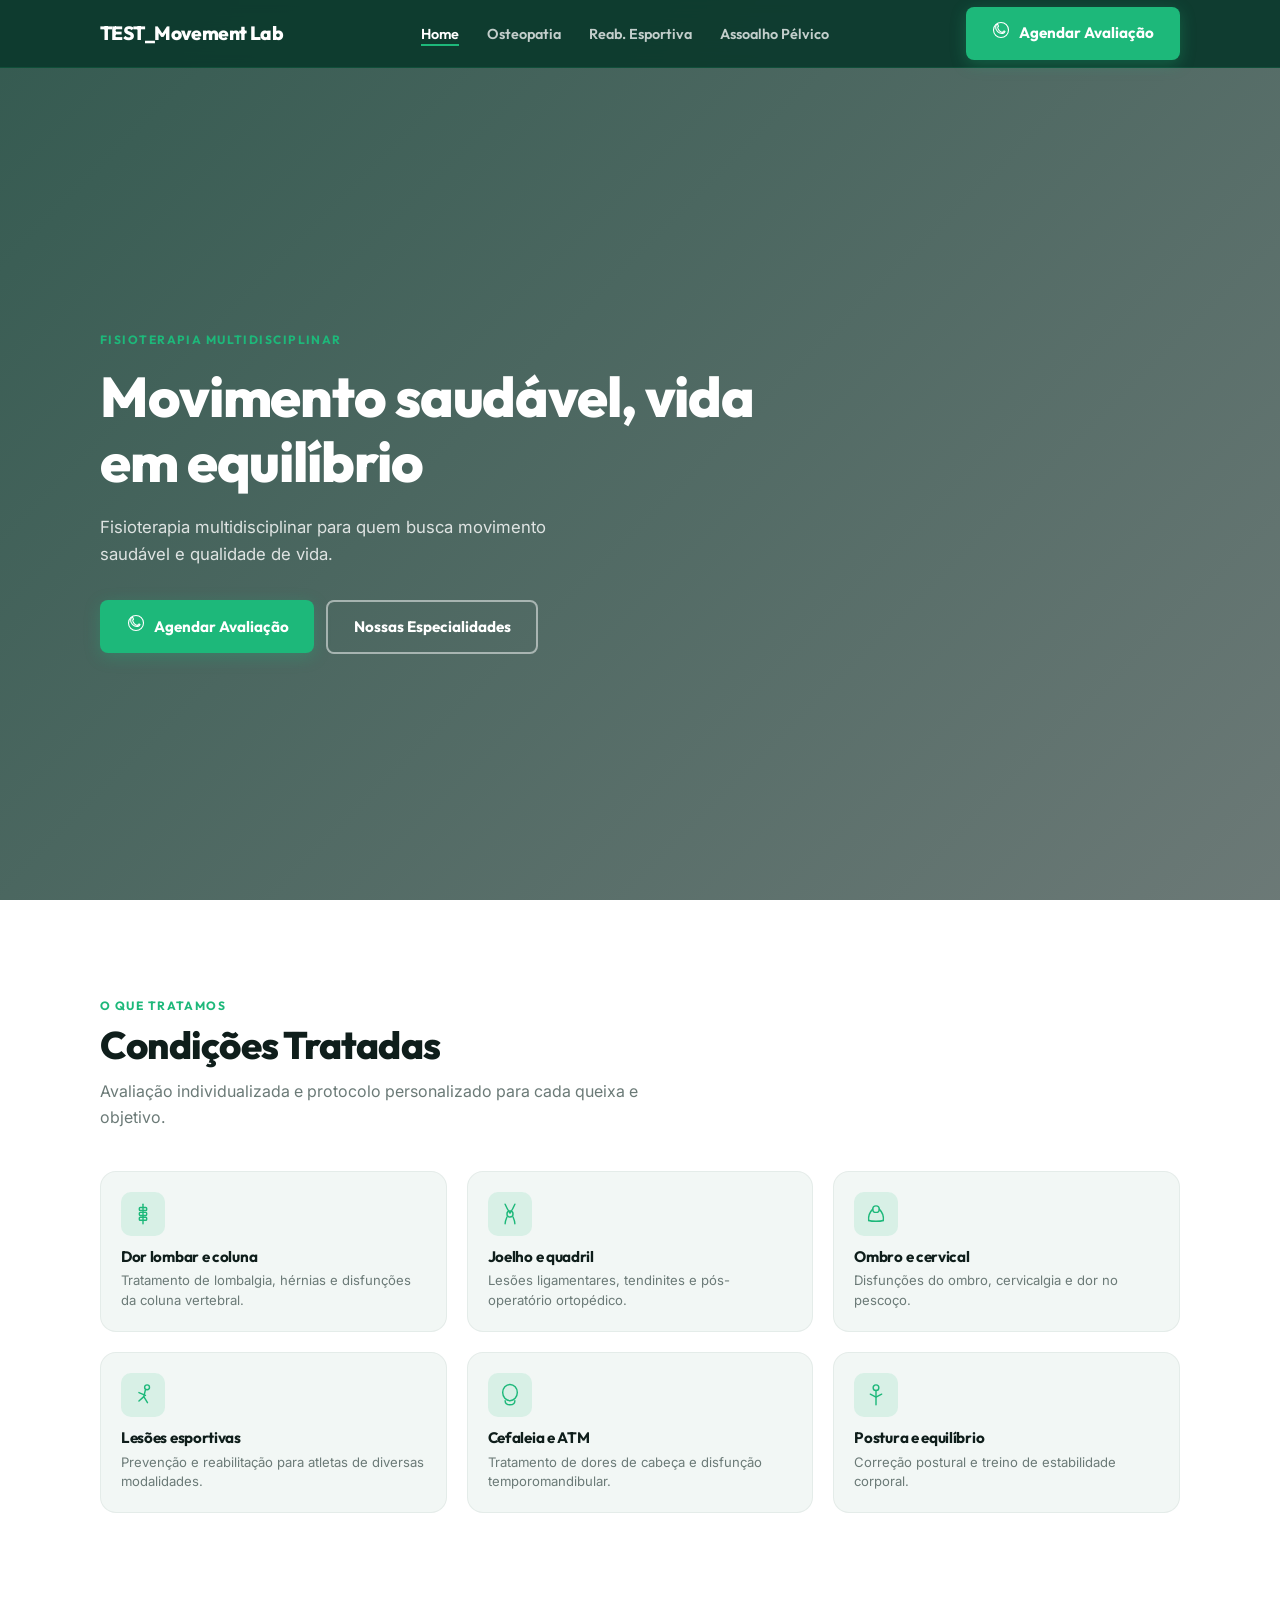
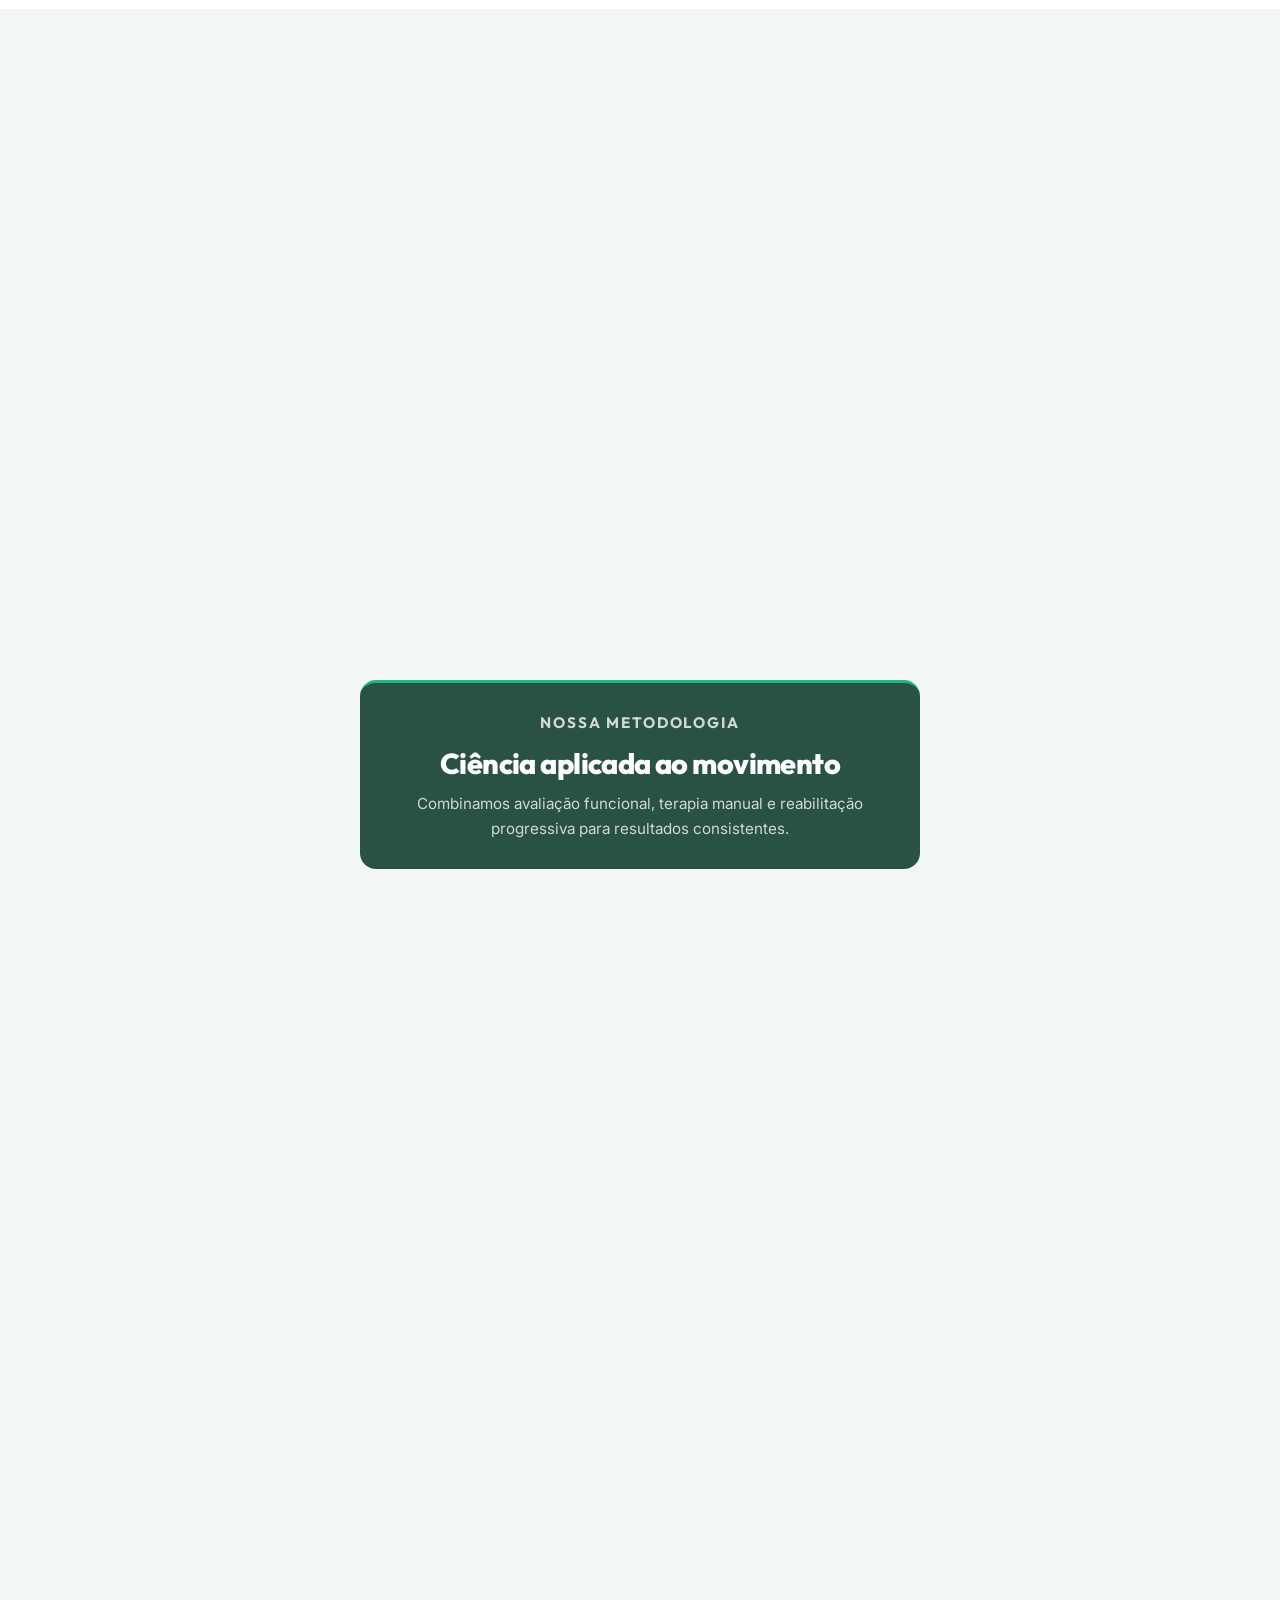
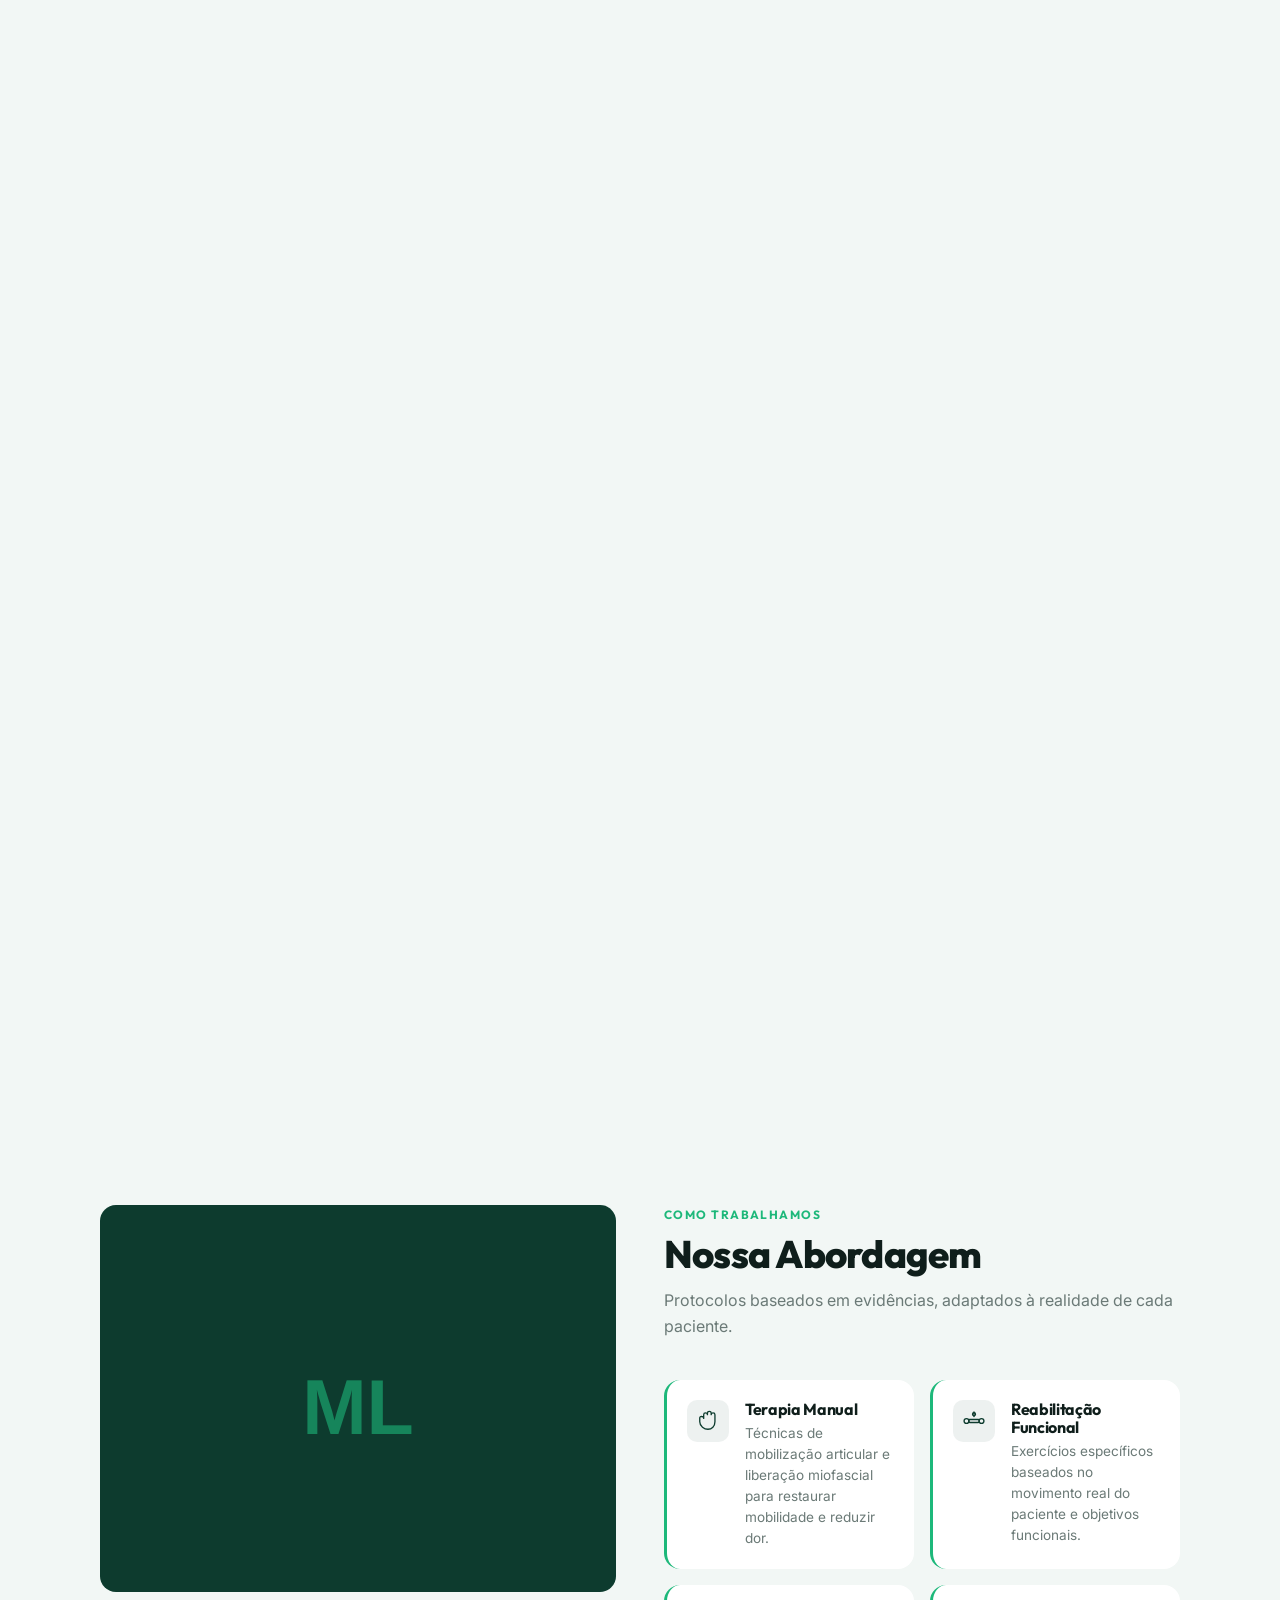
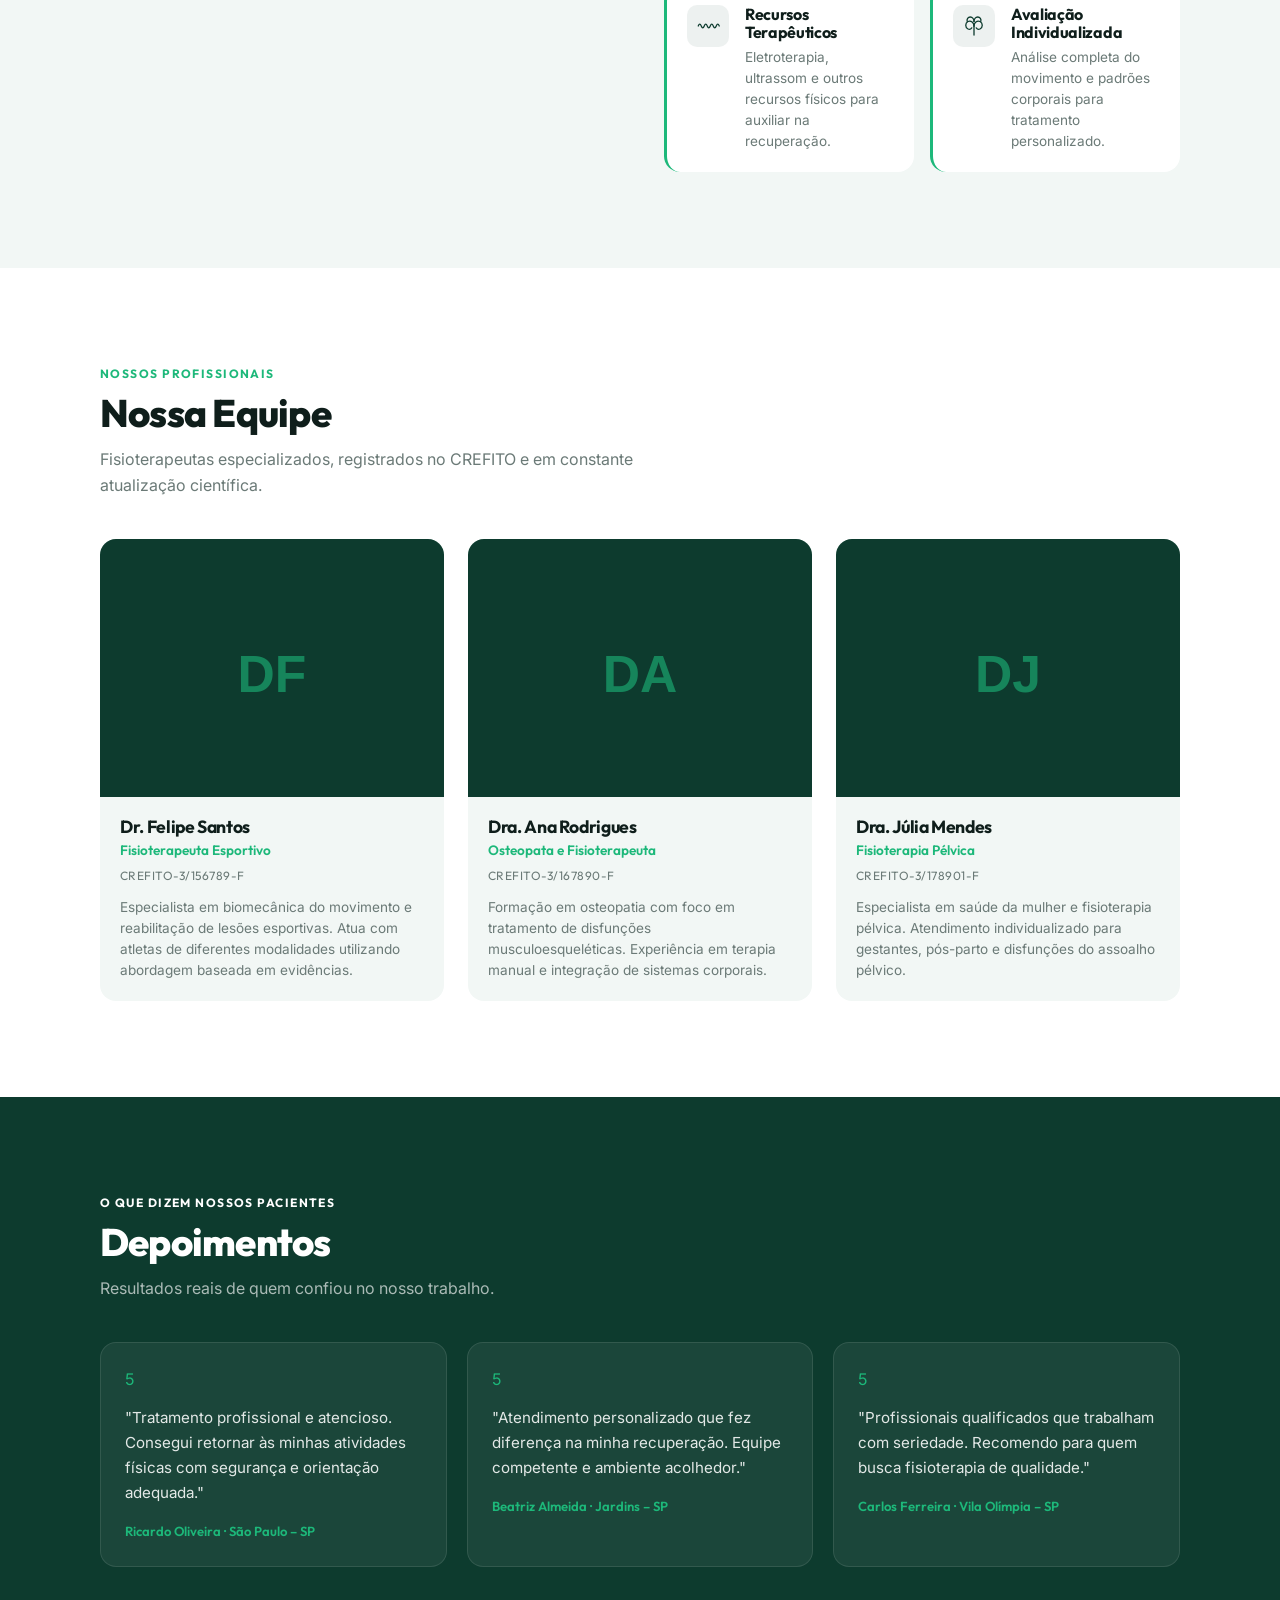
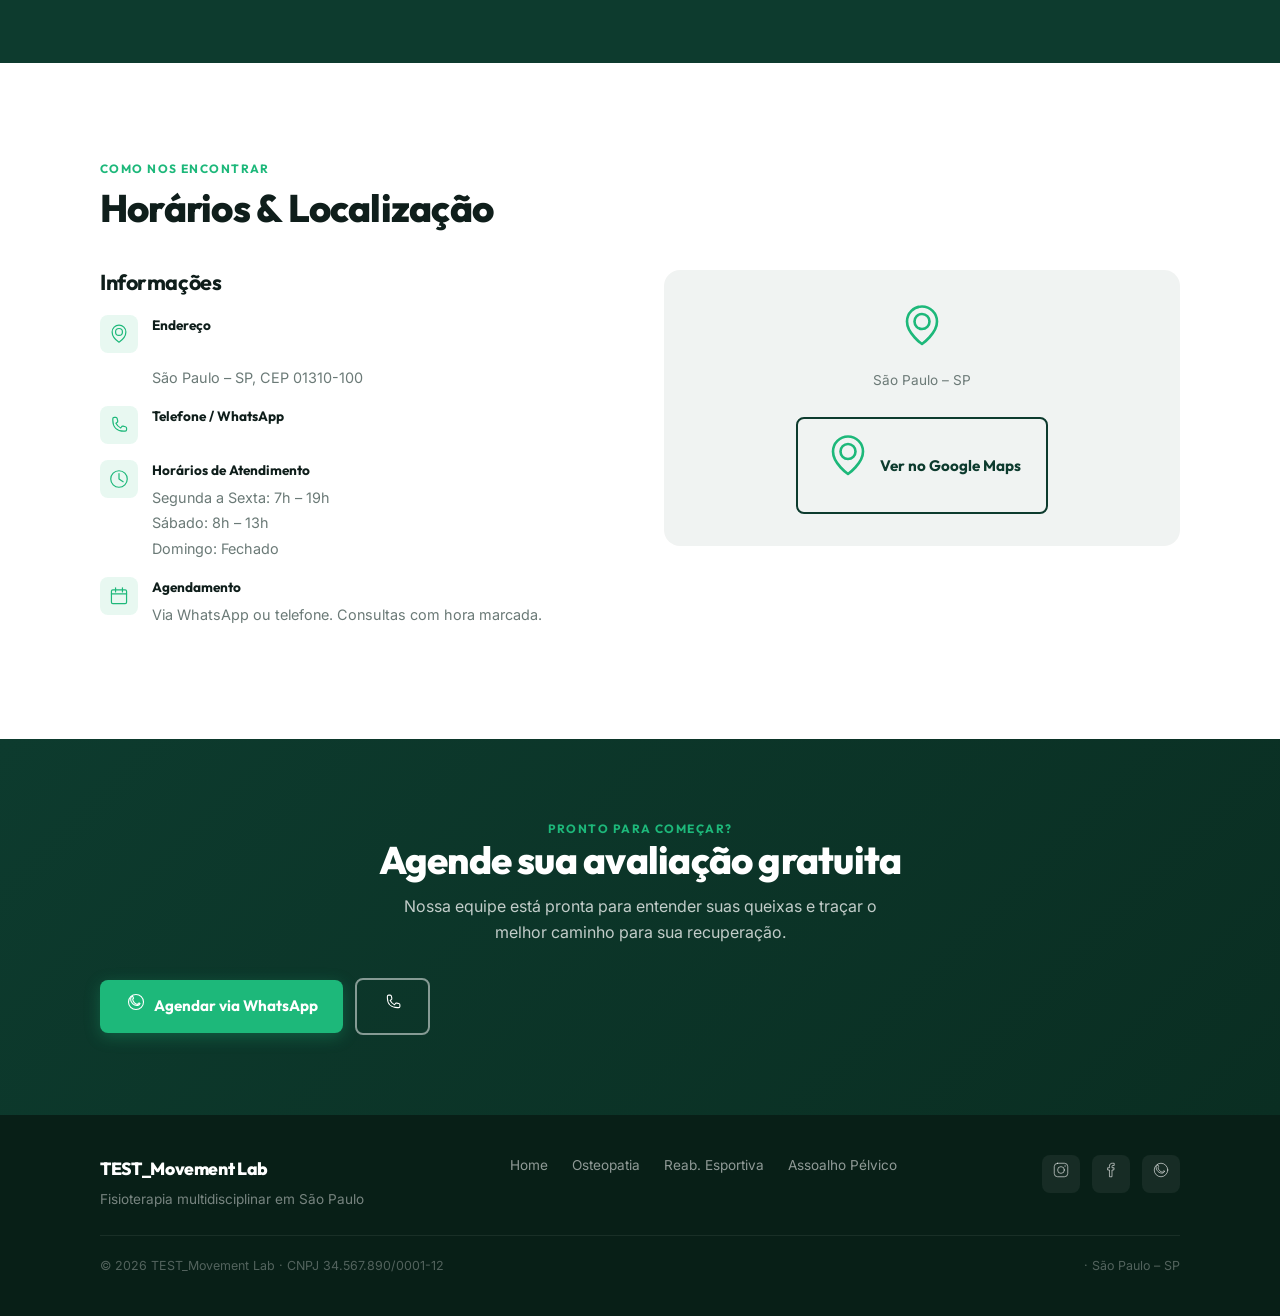
<file: index.html>
<!DOCTYPE html>
<html lang="pt-BR">
<head>
  <meta charset="UTF-8">
  <meta name="viewport" content="width=device-width, initial-scale=1.0">
  <title>Movement Lab – Fisioterapia Multidisciplinar em São Paulo</title>
  <meta name="description" content="Fisioterapia multidisciplinar em São Paulo. Especialidades em reabilitação esportiva, osteopatia e saúde pélvica.">
  <meta name="robots" content="index, follow">
  <link rel="canonical" href="https://movementlab.com.br/">

  <!-- Open Graph -->
  <meta property="og:type" content="website">
  <meta property="og:locale" content="pt_BR">
  <meta property="og:title" content="Movement Lab – Fisioterapia Multidisciplinar em São Paulo">
  <meta property="og:description" content="Fisioterapia multidisciplinar em São Paulo. Especialidades em reabilitação esportiva, osteopatia e saúde pélvica.">
  <meta property="og:image" content="assets/og.jpg">
  <meta property="og:url" content="https://movementlab.com.br/">

  <!-- Favicon -->
  <link rel="icon" type="image/png" href="assets/favicon.png">

  <!-- Fonts -->
  <link rel="preconnect" href="https://fonts.googleapis.com">
  <link rel="preconnect" href="https://fonts.gstatic.com" crossorigin>
  <link href="https://fonts.googleapis.com/css2?family=Outfit:wght@700;800&family=Inter:wght@400;500&display=swap" rel="stylesheet">

  <link rel="stylesheet" href="style.css">

  <!-- Schema.org -->
  <script type="application/ld+json">
  {
    "@context": "https://schema.org",
    "@type": "PhysicalTherapy",
    "name": "TEST_Movement Lab",
    "description": "Fisioterapia multidisciplinar em São Paulo. Especialidades em reabilitação esportiva, osteopatia e saúde pélvica.",
    "url": "https://movementlab.com.br",
    "telephone": "",
    "address": {
      "@type": "PostalAddress",
      "streetAddress": "",
      "addressLocality": "São Paulo",
      "addressRegion": "SP",
      "postalCode": "01310-100",
      "addressCountry": "BR"
    }
  }
  </script>
<script>window.__imgFallback=function(img,label){img.onerror=null;img.alt=label||'';img.style.cssText='background:#e5e7eb;min-height:40px';img.src='data:image/svg+xml,%3Csvg xmlns%3D%22http%3A%2F%2Fwww.w3.org%2F2000%2Fsvg%22 viewBox%3D%220 0 1 1%22%3E%3C%2Fsvg%3E';};</script>
</head>
<body>

<!-- ============================================================
     NAVBAR
     ============================================================ -->
<nav id="nav" aria-label="Navegação principal">
  <div class="container">
    <a href="index.html" class="nav-logo" aria-label="TEST_Movement Lab — página inicial">
      TEST_Movement Lab
    </a>

    <ul class="nav-links" role="list">
      <li><a href="index.html" class="nav-active">Home</a></li>
      <li><a href="osteopatia.html">Osteopatia</a></li>
      <li><a href="reabilitacao-esportiva.html">Reab. Esportiva</a></li>
      <li><a href="assoalho-pelvico.html">Assoalho Pélvico</a></li>
    </ul>

    <a href="https://wa.me/5511976543210?text=Olá!%20Gostaria%20de%20agendar%20uma%20avaliação." class="btn btn-primary nav-cta" target="_blank" rel="noopener" aria-label="Agendar avaliação via WhatsApp">
      <span data-icon="whatsapp"></span>
      Agendar Avaliação
    </a>

    <button id="nav-toggle" class="nav-toggle" aria-label="Abrir menu" aria-expanded="false" aria-controls="nav-mobile">
      <span></span>
      <span></span>
      <span></span>
    </button>
  </div>
</nav>

<!-- Mobile menu -->
<nav id="nav-mobile" class="nav-mobile" aria-label="Menu mobile">
  <a href="index.html" class="nav-active">Home</a>
  <a href="osteopatia.html">Osteopatia</a>
  <a href="reabilitacao-esportiva.html">Reabilitação Esportiva</a>
  <a href="assoalho-pelvico.html">Assoalho Pélvico</a>
  <a href="https://wa.me/5511976543210?text=Olá!%20Gostaria%20de%20agendar%20uma%20avaliação." class="btn btn-primary" target="_blank" rel="noopener">
    <span data-icon="whatsapp"></span>
    Agendar Avaliação
  </a>
</nav>

<!-- ============================================================
     HERO
     ============================================================ -->
<section id="hero" aria-labelledby="hero-heading">
  <div class="hero-bg" aria-hidden="true">
    <div class="img-fallback">
      <img
        id="hero-parallax"
        src="https://8ispuxmgjxgu2r5q.public.blob.vercel-storage.com/stock-photos/fisioterapisti/hero/fisioterapisti-hero-03.webp"
        alt="Fisioterapeuta em atendimento — TEST_Movement Lab"
        loading="eager"
        fetchpriority="high"
        onerror="window.__imgFallback(this,'Movement Lab')"
      >
    </div>
    <div class="hero-overlay"></div>
  </div>

  <div class="container">
    <div class="hero-content">
      <p class="eyebrow fade-up" style="--i:0">Fisioterapia Multidisciplinar</p>
      <h1 id="hero-heading" class="fade-up" style="--i:1">Movimento saudável, vida em equilíbrio</h1>
      <p class="hero-lead fade-up" style="--i:2">Fisioterapia multidisciplinar para quem busca movimento saudável e qualidade de vida.</p>
      <div class="hero-actions fade-up" style="--i:3">
        <a href="https://wa.me/5511976543210?text=Olá!%20Gostaria%20de%20agendar%20uma%20avaliação." class="btn btn-primary" target="_blank" rel="noopener" aria-label="Agendar avaliação gratuita via WhatsApp">
          <span data-icon="whatsapp"></span>
          Agendar Avaliação
        </a>
        <a href="#conditions" class="btn btn-ghost">
          Nossas Especialidades
        </a>
      </div>
    </div>
  </div>
</section>

<!-- ============================================================
     CONDITIONS
     ============================================================ -->
<section id="conditions" class="section" aria-labelledby="conditions-heading">
  <div class="container">
    <header class="section-header fade-up" style="--i:0">
      <p class="eyebrow">O que tratamos</p>
      <h2 id="conditions-heading">Condições Tratadas</h2>
      <p>Avaliação individualizada e protocolo personalizado para cada queixa e objetivo.</p>
    </header>

    <div class="conditions-grid" role="list">
      <article class="condition-card stagger-card" style="--i:0" role="listitem">
        <div class="condition-icon" aria-hidden="true" data-icon="spine"></div>
        <h3>Dor lombar e coluna</h3>
        <p>Tratamento de lombalgia, hérnias e disfunções da coluna vertebral.</p>
      </article>
      <article class="condition-card stagger-card" style="--i:1" role="listitem">
        <div class="condition-icon" aria-hidden="true" data-icon="knee"></div>
        <h3>Joelho e quadril</h3>
        <p>Lesões ligamentares, tendinites e pós-operatório ortopédico.</p>
      </article>
      <article class="condition-card stagger-card" style="--i:2" role="listitem">
        <div class="condition-icon" aria-hidden="true" data-icon="shoulder"></div>
        <h3>Ombro e cervical</h3>
        <p>Disfunções do ombro, cervicalgia e dor no pescoço.</p>
      </article>
      <article class="condition-card stagger-card" style="--i:3" role="listitem">
        <div class="condition-icon" aria-hidden="true" data-icon="running"></div>
        <h3>Lesões esportivas</h3>
        <p>Prevenção e reabilitação para atletas de diversas modalidades.</p>
      </article>
      <article class="condition-card stagger-card" style="--i:4" role="listitem">
        <div class="condition-icon" aria-hidden="true" data-icon="head"></div>
        <h3>Cefaleia e ATM</h3>
        <p>Tratamento de dores de cabeça e disfunção temporomandibular.</p>
      </article>
      <article class="condition-card stagger-card" style="--i:5" role="listitem">
        <div class="condition-icon" aria-hidden="true" data-icon="posture"></div>
        <h3>Postura e equilíbrio</h3>
        <p>Correção postural e treino de estabilidade corporal.</p>
      </article>
    </div>
  </div>
</section>

<!-- ============================================================
     SCROLL ANIMATION (medical-physio, 300vh)
     ============================================================ -->
<section id="scroll-section" class="scroll-section" aria-label="Animação nossa abordagem">
  <div class="scroll-anim-pin">
    <canvas id="scroll-canvas" role="img" aria-label="Sequência de frames — abordagem clínica"></canvas>

    <div class="scroll-overlay" role="complementary" aria-label="Nossa metodologia em destaque">
      <p class="eyebrow text-reveal">Nossa Metodologia</p>
      <h2 class="text-reveal">Ciência aplicada ao movimento</h2>
      <p class="text-reveal">Combinamos avaliação funcional, terapia manual e reabilitação progressiva para resultados consistentes.</p>
    </div>
  </div>
</section>

<!-- ============================================================
     METHODOLOGIES / ABOUT
     ============================================================ -->
<section id="about" class="section" aria-labelledby="about-heading">
  <div class="container">
    <div class="about-grid">
      <div class="about-image-wrap img-fallback fade-up" style="--i:0">
        <img
          src="https://8ispuxmgjxgu2r5q.public.blob.vercel-storage.com/stock-photos/fisioterapisti/ambiente/fisioterapisti-ambiente-08.webp"
          alt="Equipe TEST_Movement Lab em atendimento"
          loading="lazy"
          onerror="window.__imgFallback(this,'Movement Lab')"
        >
      </div>

      <div>
        <header class="section-header fade-up" style="--i:1">
          <p class="eyebrow">Como trabalhamos</p>
          <h2 id="about-heading">Nossa Abordagem</h2>
          <p>Protocolos baseados em evidências, adaptados à realidade de cada paciente.</p>
        </header>

        <div class="methodologies-grid" role="list">
          <article class="methodology-card stagger-card" style="--i:0" role="listitem">
            <div class="methodology-icon" aria-hidden="true" data-icon="hands"></div>
            <div>
              <h3>Terapia Manual</h3>
              <p>Técnicas de mobilização articular e liberação miofascial para restaurar mobilidade e reduzir dor.</p>
            </div>
          </article>
          <article class="methodology-card stagger-card" style="--i:1" role="listitem">
            <div class="methodology-icon" aria-hidden="true" data-icon="exercise"></div>
            <div>
              <h3>Reabilitação Funcional</h3>
              <p>Exercícios específicos baseados no movimento real do paciente e objetivos funcionais.</p>
            </div>
          </article>
          <article class="methodology-card stagger-card" style="--i:2" role="listitem">
            <div class="methodology-icon" aria-hidden="true" data-icon="wave"></div>
            <div>
              <h3>Recursos Terapêuticos</h3>
              <p>Eletroterapia, ultrassom e outros recursos físicos para auxiliar na recuperação.</p>
            </div>
          </article>
          <article class="methodology-card stagger-card" style="--i:3" role="listitem">
            <div class="methodology-icon" aria-hidden="true" data-icon="brain"></div>
            <div>
              <h3>Avaliação Individualizada</h3>
              <p>Análise completa do movimento e padrões corporais para tratamento personalizado.</p>
            </div>
          </article>
        </div>
      </div>
    </div>
  </div>
</section>

<!-- ============================================================
     TEAM
     ============================================================ -->
<section id="team" class="section" aria-labelledby="team-heading">
  <div class="container">
    <header class="section-header fade-up" style="--i:0">
      <p class="eyebrow">Nossos profissionais</p>
      <h2 id="team-heading">Nossa Equipe</h2>
      <p>Fisioterapeutas especializados, registrados no CREFITO e em constante atualização científica.</p>
    </header>

    <div class="team-grid" role="list">
      <article class="team-card stagger-card" style="--i:0" role="listitem">
        <div class="team-photo img-fallback">
          <img
            src="https://8ispuxmgjxgu2r5q.public.blob.vercel-storage.com/stock-photos/fisioterapisti/ambiente/fisioterapisti-ambiente-11.webp"
            alt="Dr. Felipe Santos — Fisioterapeuta Esportivo"
            loading="lazy"
            onerror="window.__imgFallback(this,'Dr. Felipe Santos')"
          >
        </div>
        <div class="team-info">
          <h3>Dr. Felipe Santos</h3>
          <p class="team-role">Fisioterapeuta Esportivo</p>
          <p class="team-crefito">CREFITO-3/156789-F</p>
          <p class="team-bio">Especialista em biomecânica do movimento e reabilitação de lesões esportivas. Atua com atletas de diferentes modalidades utilizando abordagem baseada em evidências.</p>
        </div>
      </article>
      <article class="team-card stagger-card" style="--i:1" role="listitem">
        <div class="team-photo img-fallback">
          <img
            src="https://8ispuxmgjxgu2r5q.public.blob.vercel-storage.com/stock-photos/fisioterapisti/detalhe/fisioterapisti-detalhe-02.webp"
            alt="Dra. Ana Rodrigues — Osteopata e Fisioterapeuta"
            loading="lazy"
            onerror="window.__imgFallback(this,'Dra. Ana Rodrigues')"
          >
        </div>
        <div class="team-info">
          <h3>Dra. Ana Rodrigues</h3>
          <p class="team-role">Osteopata e Fisioterapeuta</p>
          <p class="team-crefito">CREFITO-3/167890-F</p>
          <p class="team-bio">Formação em osteopatia com foco em tratamento de disfunções musculoesqueléticas. Experiência em terapia manual e integração de sistemas corporais.</p>
        </div>
      </article>
      <article class="team-card stagger-card" style="--i:2" role="listitem">
        <div class="team-photo img-fallback">
          <img
            src="https://8ispuxmgjxgu2r5q.public.blob.vercel-storage.com/stock-photos/fisioterapisti/equipe/fisioterapisti-equipe-08.webp"
            alt="Dra. Júlia Mendes — Fisioterapia Pélvica"
            loading="lazy"
            onerror="window.__imgFallback(this,'Dra. Júlia Mendes')"
          >
        </div>
        <div class="team-info">
          <h3>Dra. Júlia Mendes</h3>
          <p class="team-role">Fisioterapia Pélvica</p>
          <p class="team-crefito">CREFITO-3/178901-F</p>
          <p class="team-bio">Especialista em saúde da mulher e fisioterapia pélvica. Atendimento individualizado para gestantes, pós-parto e disfunções do assoalho pélvico.</p>
        </div>
      </article>
    </div>
  </div>
</section>

<!-- ============================================================
     TESTIMONIALS
     ============================================================ -->
<section id="testimonials" class="section" aria-labelledby="testimonials-heading">
  <div class="container">
    <header class="section-header fade-up" style="--i:0">
      <p class="eyebrow">O que dizem nossos pacientes</p>
      <h2 id="testimonials-heading">Depoimentos</h2>
      <p>Resultados reais de quem confiou no nosso trabalho.</p>
    </header>

    <div class="testimonials-grid" role="list">
      <article class="testimonial-card stagger-card" style="--i:0" role="listitem">
        <p class="testimonial-stars" aria-label="Avaliação 5 estrelas">5</p>
        <p class="testimonial-text">"Tratamento profissional e atencioso. Consegui retornar às minhas atividades físicas com segurança e orientação adequada."</p>
        <p class="testimonial-author">Ricardo Oliveira · São Paulo – SP</p>
      </article>
      <article class="testimonial-card stagger-card" style="--i:1" role="listitem">
        <p class="testimonial-stars" aria-label="Avaliação 5 estrelas">5</p>
        <p class="testimonial-text">"Atendimento personalizado que fez diferença na minha recuperação. Equipe competente e ambiente acolhedor."</p>
        <p class="testimonial-author">Beatriz Almeida · Jardins – SP</p>
      </article>
      <article class="testimonial-card stagger-card" style="--i:2" role="listitem">
        <p class="testimonial-stars" aria-label="Avaliação 5 estrelas">5</p>
        <p class="testimonial-text">"Profissionais qualificados que trabalham com seriedade. Recomendo para quem busca fisioterapia de qualidade."</p>
        <p class="testimonial-author">Carlos Ferreira · Vila Olímpia – SP</p>
      </article>
    </div>
  </div>
</section>

<!-- ============================================================
     LOCATION (STATIC — do not use Handlebars for map embed)
     ============================================================ -->
<section id="location" class="section" aria-labelledby="location-heading">
  <div class="container">
    <header class="section-header fade-up" style="--i:0">
      <p class="eyebrow">Como nos encontrar</p>
      <h2 id="location-heading">Horários &amp; Localização</h2>
    </header>

    <div class="location-grid">
      <div class="location-info fade-up" style="--i:1">
        <h3>Informações</h3>

        <div class="info-item">
          <div class="info-item-icon" aria-hidden="true" data-icon="map-pin"></div>
          <div class="info-item-text">
            <strong>Endereço</strong>
            <span></span><br>
            <span>São Paulo – SP, CEP 01310-100</span>
          </div>
        </div>

        <div class="info-item">
          <div class="info-item-icon" aria-hidden="true" data-icon="phone"></div>
          <div class="info-item-text">
            <strong>Telefone / WhatsApp</strong>
            <span></span>
          </div>
        </div>

        <div class="info-item">
          <div class="info-item-icon" aria-hidden="true" data-icon="clock"></div>
          <div class="info-item-text">
            <strong>Horários de Atendimento</strong>
            <span>Segunda a Sexta: 7h – 19h</span><br>
            <span>Sábado: 8h – 13h</span><br>
            <span>Domingo: Fechado</span>
          </div>
        </div>

        <div class="info-item">
          <div class="info-item-icon" aria-hidden="true" data-icon="calendar"></div>
          <div class="info-item-text">
            <strong>Agendamento</strong>
            <span>Via WhatsApp ou telefone. Consultas com hora marcada.</span>
          </div>
        </div>
      </div>

      <div class="location-map fade-up" style="--i:2" aria-label="Localização no mapa">
        <div class="map-placeholder">
          <div data-icon="map-pin" aria-hidden="true"></div>
          <p></p>
          <p>São Paulo – SP</p>
          <br>
          <a
            href="https://maps.google.com/?q=,+São Paulo,+SP"
            class="btn btn-outline"
            target="_blank"
            rel="noopener"
            aria-label="Abrir endereço no Google Maps"
          >
            <span data-icon="map-pin"></span>
            Ver no Google Maps
          </a>
        </div>
      </div>
    </div>
  </div>
</section>

<!-- ============================================================
     CTA FINAL
     ============================================================ -->
<section id="cta-final" aria-labelledby="cta-heading">
  <div class="container">
    <p class="eyebrow fade-up" style="--i:0">Pronto para começar?</p>
    <h2 id="cta-heading" class="fade-up" style="--i:1">Agende sua avaliação gratuita</h2>
    <p class="cta-lead fade-up" style="--i:2">Nossa equipe está pronta para entender suas queixas e traçar o melhor caminho para sua recuperação.</p>
    <div class="cta-actions fade-up" style="--i:3">
      <a href="https://wa.me/5511976543210?text=Olá!%20Gostaria%20de%20agendar%20uma%20avaliação%20gratuita." class="btn btn-primary" target="_blank" rel="noopener" aria-label="Agendar avaliação gratuita via WhatsApp">
        <span data-icon="whatsapp"></span>
        Agendar via WhatsApp
      </a>
      <a href="tel:" class="btn btn-ghost" aria-label="Ligar para TEST_Movement Lab">
        <span data-icon="phone"></span>
        
      </a>
    </div>
  </div>
</section>

<!-- ============================================================
     FOOTER
     ============================================================ -->
<footer id="footer" role="contentinfo">
  <div class="container">
    <div class="footer-inner">
      <div class="footer-brand">
        <span class="footer-logo">TEST_Movement Lab</span>
        <p>Fisioterapia multidisciplinar em São Paulo</p>
      </div>

      <nav class="footer-links" aria-label="Links do rodapé">
        <a href="index.html">Home</a>
        <a href="osteopatia.html">Osteopatia</a>
        <a href="reabilitacao-esportiva.html">Reab. Esportiva</a>
        <a href="assoalho-pelvico.html">Assoalho Pélvico</a>
      </nav>

      <div class="footer-social" aria-label="Redes sociais">
        <a href="https://instagram.com/movementlabsp" class="social-btn" target="_blank" rel="noopener" aria-label="Instagram de TEST_Movement Lab">
          <span data-icon="instagram"></span>
        </a>
        <a href="https://facebook.com/movementlabsp" class="social-btn" target="_blank" rel="noopener" aria-label="Facebook de TEST_Movement Lab">
          <span data-icon="facebook"></span>
        </a>
        <a href="https://wa.me/5511976543210" class="social-btn" target="_blank" rel="noopener" aria-label="WhatsApp de TEST_Movement Lab">
          <span data-icon="whatsapp"></span>
        </a>
      </div>
    </div>

    <div class="footer-bottom">
      <p>&copy; <span data-year></span> TEST_Movement Lab · CNPJ 34.567.890/0001-12</p>
      <p> · São Paulo – SP</p>
    </div>
  </div>
</footer>

<script src="script.js" defer></script>
</body>
</html>
</file>
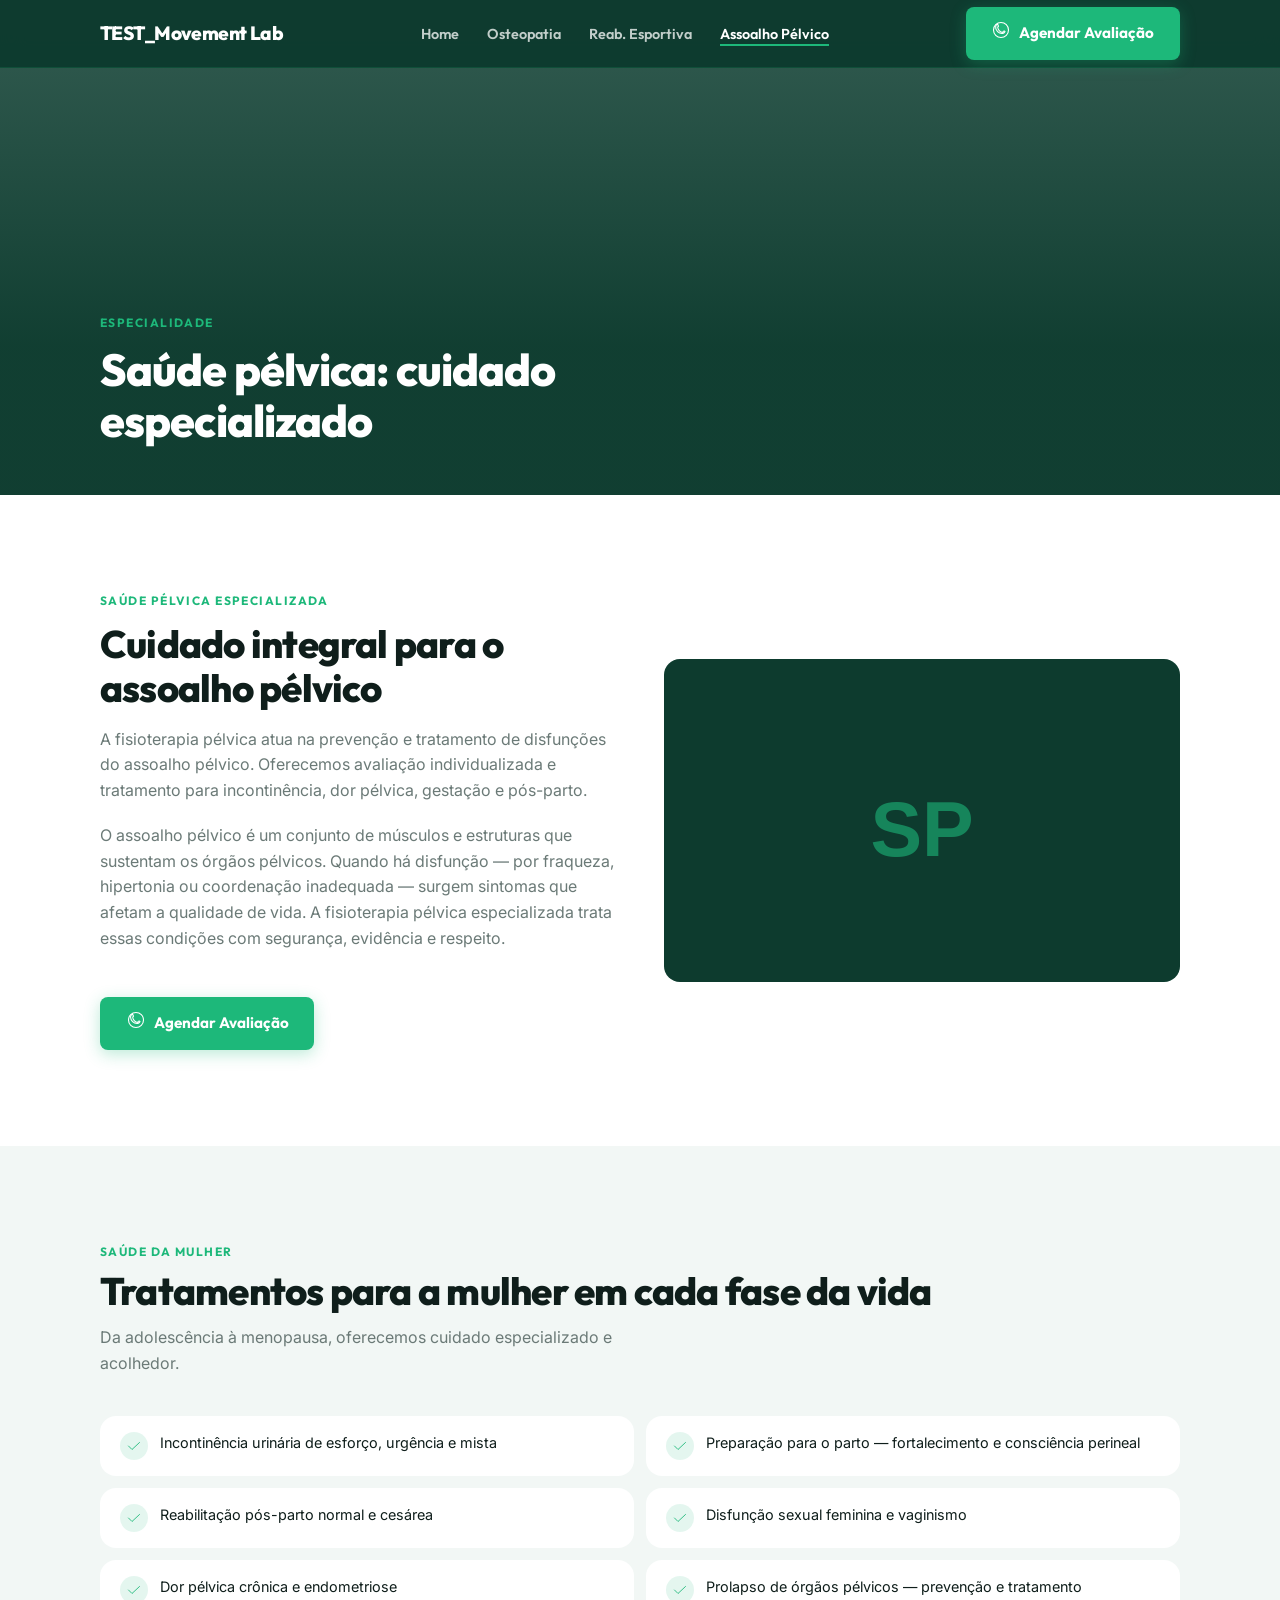
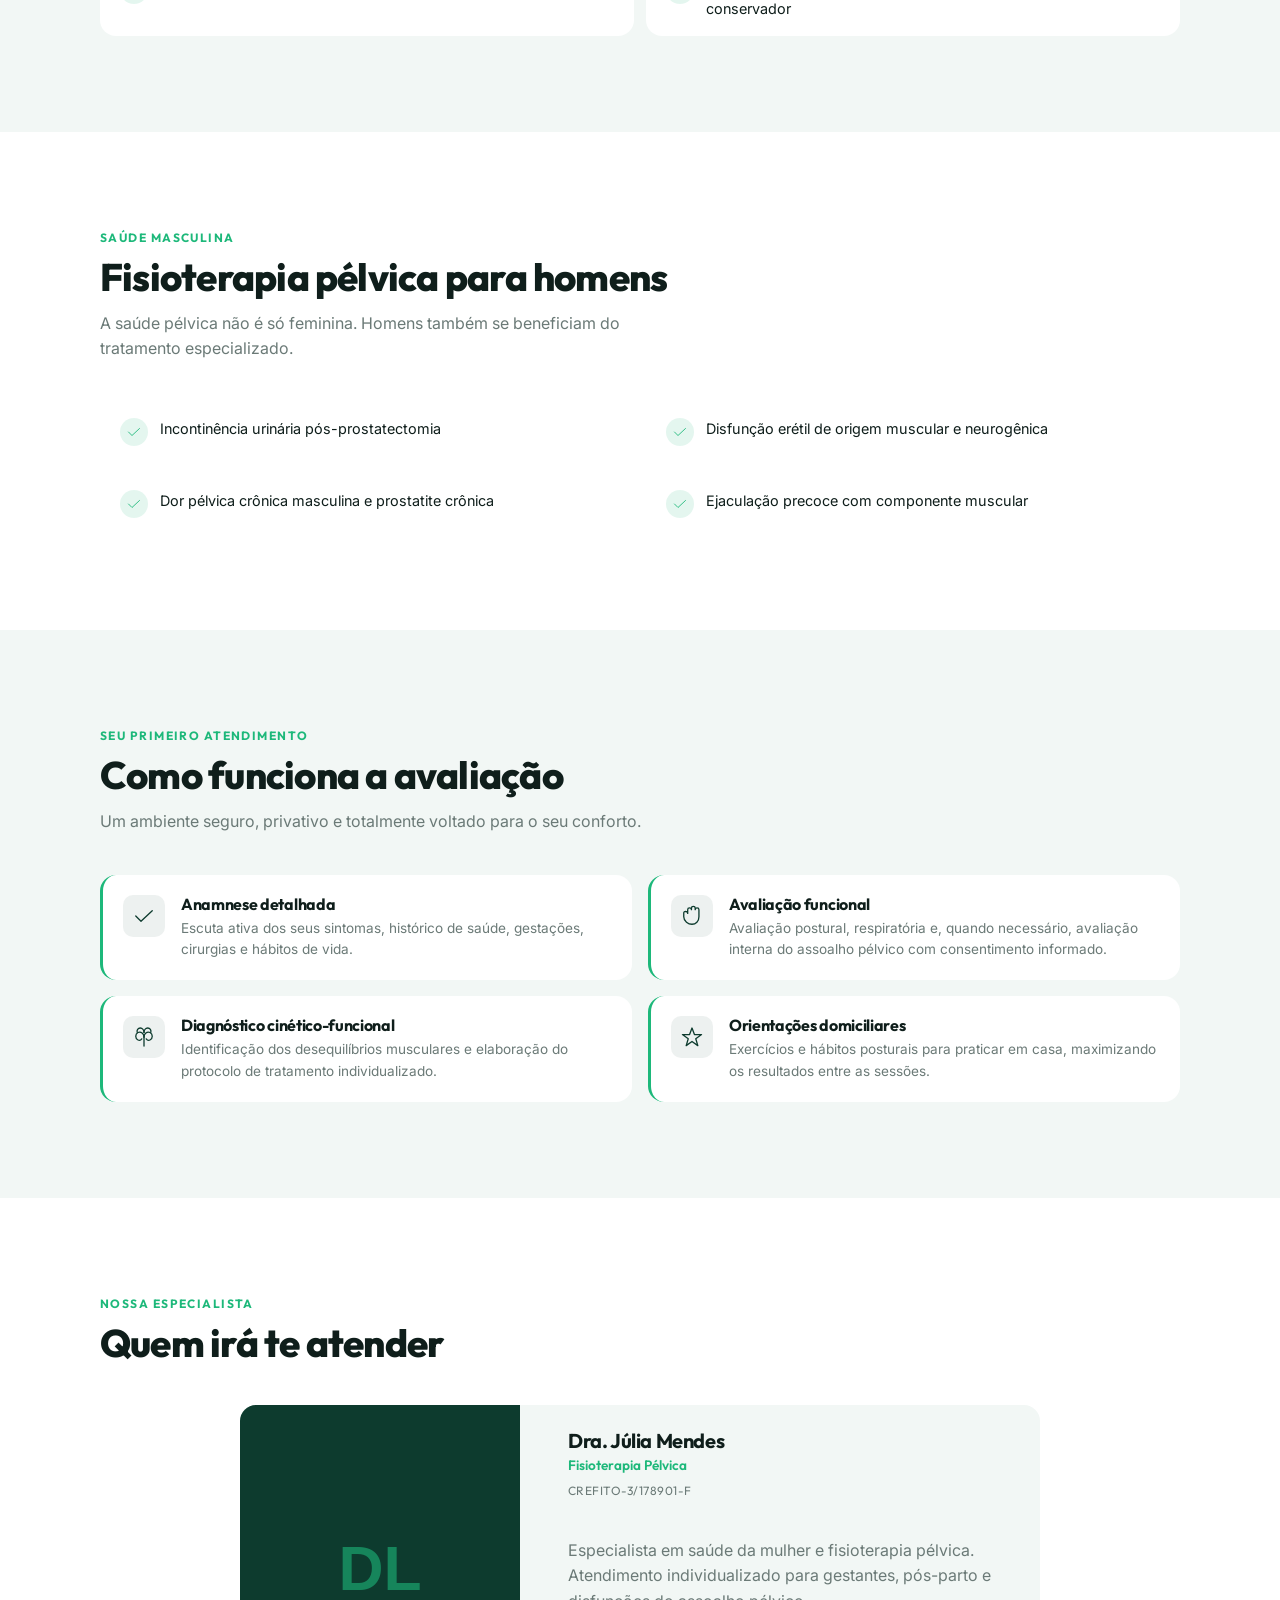
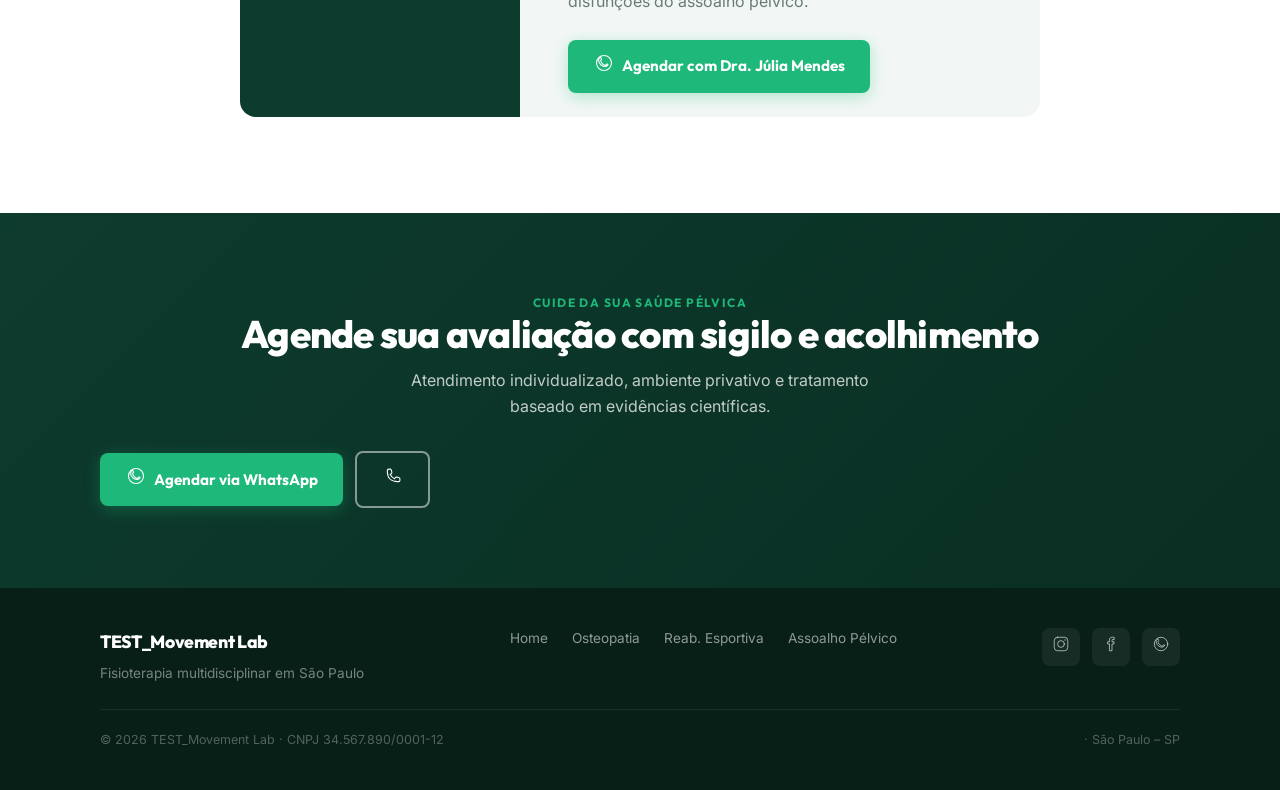
<file: assoalho-pelvico.html>
<!DOCTYPE html>
<html lang="pt-BR">
<head>
  <meta charset="UTF-8">
  <meta name="viewport" content="width=device-width, initial-scale=1.0">
  <title>Assoalho Pélvico – TEST_Movement Lab | São Paulo</title>
  <meta name="description" content="Fisioterapia do assoalho pélvico em São Paulo. Tratamento especializado para incontinência, dor pélvica, gestação e pós-parto.">
  <meta name="robots" content="index, follow">
  <link rel="canonical" href="https://movementlab.com.br/assoalho-pelvico.html">

  <meta property="og:type" content="website">
  <meta property="og:locale" content="pt_BR">
  <meta property="og:title" content="Assoalho Pélvico – TEST_Movement Lab">
  <meta property="og:description" content="Fisioterapia pélvica especializada em São Paulo. Cuidado para cada fase da vida.">
  <meta property="og:image" content="assets/og.jpg">
  <meta property="og:url" content="https://movementlab.com.br/assoalho-pelvico.html">

  <link rel="icon" type="image/png" href="assets/favicon.png">

  <link rel="preconnect" href="https://fonts.googleapis.com">
  <link rel="preconnect" href="https://fonts.gstatic.com" crossorigin>
  <link href="https://fonts.googleapis.com/css2?family=Outfit:wght@700;800&family=Inter:wght@400;500&display=swap" rel="stylesheet">

  <link rel="stylesheet" href="style.css">
<script>window.__imgFallback=function(img,label){img.onerror=null;img.alt=label||'';img.style.cssText='background:#e5e7eb;min-height:40px';img.src='data:image/svg+xml,%3Csvg xmlns%3D%22http%3A%2F%2Fwww.w3.org%2F2000%2Fsvg%22 viewBox%3D%220 0 1 1%22%3E%3C%2Fsvg%3E';};</script>
</head>
<body>

<!-- NAVBAR -->
<nav id="nav" aria-label="Navegação principal">
  <div class="container">
    <a href="index.html" class="nav-logo" aria-label="TEST_Movement Lab — página inicial">
      TEST_Movement Lab
    </a>

    <ul class="nav-links" role="list">
      <li><a href="index.html">Home</a></li>
      <li><a href="osteopatia.html">Osteopatia</a></li>
      <li><a href="reabilitacao-esportiva.html">Reab. Esportiva</a></li>
      <li><a href="assoalho-pelvico.html" class="nav-active">Assoalho Pélvico</a></li>
    </ul>

    <a href="https://wa.me/5511976543210?text=Olá!%20Gostaria%20de%20agendar%20uma%20avaliação%20de%20fisioterapia%20pélvica." class="btn btn-primary nav-cta" target="_blank" rel="noopener">
      <span data-icon="whatsapp"></span>
      Agendar Avaliação
    </a>

    <button id="nav-toggle" class="nav-toggle" aria-label="Abrir menu" aria-expanded="false" aria-controls="nav-mobile">
      <span></span>
      <span></span>
      <span></span>
    </button>
  </div>
</nav>

<nav id="nav-mobile" class="nav-mobile" aria-label="Menu mobile">
  <a href="index.html">Home</a>
  <a href="osteopatia.html">Osteopatia</a>
  <a href="reabilitacao-esportiva.html">Reabilitação Esportiva</a>
  <a href="assoalho-pelvico.html" class="nav-active">Assoalho Pélvico</a>
  <a href="https://wa.me/5511976543210?text=Olá!%20Gostaria%20de%20agendar%20uma%20avaliação%20de%20fisioterapia%20pélvica." class="btn btn-primary" target="_blank" rel="noopener">
    <span data-icon="whatsapp"></span>
    Agendar Avaliação
  </a>
</nav>

<!-- PAGE HERO -->
<header class="page-hero" aria-labelledby="pelv-heading">
  <div class="page-hero-bg" aria-hidden="true">
    <div class="img-fallback">
      <img
        src="https://8ispuxmgjxgu2r5q.public.blob.vercel-storage.com/stock-photos/fisioterapisti/detalhe/fisioterapisti-detalhe-20.webp"
        alt="Fisioterapia pélvica — TEST_Movement Lab"
        loading="eager"
        onerror="window.__imgFallback(this,'Assoalho Pélvico')"
      >
    </div>
    <div class="page-hero-overlay"></div>
  </div>

  <div class="container">
    <div class="page-hero-content">
      <p class="eyebrow fade-up" style="--i:0">Especialidade</p>
      <h1 id="pelv-heading" class="fade-up" style="--i:1">Saúde pélvica: cuidado especializado</h1>
    </div>
  </div>
</header>

<!-- INTRO -->
<section class="section subpage-intro" aria-labelledby="pelv-intro-heading">
  <div class="container">
    <div class="subpage-intro-grid">
      <div class="subpage-intro-text fade-up" style="--i:0">
        <p class="eyebrow">Saúde pélvica especializada</p>
        <h2 id="pelv-intro-heading">Cuidado integral para o assoalho pélvico</h2>
        <p>A fisioterapia pélvica atua na prevenção e tratamento de disfunções do assoalho pélvico. Oferecemos avaliação individualizada e tratamento para incontinência, dor pélvica, gestação e pós-parto.</p>
        <p>O assoalho pélvico é um conjunto de músculos e estruturas que sustentam os órgãos pélvicos. Quando há disfunção — por fraqueza, hipertonia ou coordenação inadequada — surgem sintomas que afetam a qualidade de vida. A fisioterapia pélvica especializada trata essas condições com segurança, evidência e respeito.</p>
        <br>
        <a href="https://wa.me/5511976543210?text=Olá!%20Gostaria%20de%20agendar%20uma%20avaliação%20de%20fisioterapia%20pélvica." class="btn btn-primary" target="_blank" rel="noopener">
          <span data-icon="whatsapp"></span>
          Agendar Avaliação
        </a>
      </div>

      <div class="subpage-intro-image img-fallback fade-up" style="--i:1">
        <img
          src="https://8ispuxmgjxgu2r5q.public.blob.vercel-storage.com/stock-photos/fisioterapisti/detalhe/fisioterapisti-detalhe-20.webp"
          alt="Atendimento em saúde pélvica — TEST_Movement Lab"
          loading="lazy"
          onerror="window.__imgFallback(this,'Saúde Pélvica')"
        >
      </div>
    </div>
  </div>
</section>

<!-- INDICAÇÕES FEMININAS -->
<section class="section subpage-benefits" aria-labelledby="pelv-fem-heading">
  <div class="container">
    <header class="section-header fade-up" style="--i:0">
      <p class="eyebrow">Saúde da mulher</p>
      <h2 id="pelv-fem-heading">Tratamentos para a mulher em cada fase da vida</h2>
      <p>Da adolescência à menopausa, oferecemos cuidado especializado e acolhedor.</p>
    </header>

    <div class="benefits-list" role="list">
      <div class="benefit-item stagger-card" style="--i:0" role="listitem">
        <div class="benefit-check" aria-hidden="true" data-icon="check"></div>
        <p>Incontinência urinária de esforço, urgência e mista</p>
      </div>
      <div class="benefit-item stagger-card" style="--i:1" role="listitem">
        <div class="benefit-check" aria-hidden="true" data-icon="check"></div>
        <p>Preparação para o parto — fortalecimento e consciência perineal</p>
      </div>
      <div class="benefit-item stagger-card" style="--i:2" role="listitem">
        <div class="benefit-check" aria-hidden="true" data-icon="check"></div>
        <p>Reabilitação pós-parto normal e cesárea</p>
      </div>
      <div class="benefit-item stagger-card" style="--i:3" role="listitem">
        <div class="benefit-check" aria-hidden="true" data-icon="check"></div>
        <p>Disfunção sexual feminina e vaginismo</p>
      </div>
      <div class="benefit-item stagger-card" style="--i:4" role="listitem">
        <div class="benefit-check" aria-hidden="true" data-icon="check"></div>
        <p>Dor pélvica crônica e endometriose</p>
      </div>
      <div class="benefit-item stagger-card" style="--i:5" role="listitem">
        <div class="benefit-check" aria-hidden="true" data-icon="check"></div>
        <p>Prolapso de órgãos pélvicos — prevenção e tratamento conservador</p>
      </div>
    </div>
  </div>
</section>

<!-- INDICAÇÕES MASCULINAS -->
<section class="section" style="background: var(--surface);" aria-labelledby="pelv-masc-heading">
  <div class="container">
    <header class="section-header fade-up" style="--i:0">
      <p class="eyebrow">Saúde masculina</p>
      <h2 id="pelv-masc-heading">Fisioterapia pélvica para homens</h2>
      <p>A saúde pélvica não é só feminina. Homens também se beneficiam do tratamento especializado.</p>
    </header>

    <div class="benefits-list" role="list">
      <div class="benefit-item stagger-card" style="--i:0" role="listitem">
        <div class="benefit-check" aria-hidden="true" data-icon="check"></div>
        <p>Incontinência urinária pós-prostatectomia</p>
      </div>
      <div class="benefit-item stagger-card" style="--i:1" role="listitem">
        <div class="benefit-check" aria-hidden="true" data-icon="check"></div>
        <p>Disfunção erétil de origem muscular e neurogênica</p>
      </div>
      <div class="benefit-item stagger-card" style="--i:2" role="listitem">
        <div class="benefit-check" aria-hidden="true" data-icon="check"></div>
        <p>Dor pélvica crônica masculina e prostatite crônica</p>
      </div>
      <div class="benefit-item stagger-card" style="--i:3" role="listitem">
        <div class="benefit-check" aria-hidden="true" data-icon="check"></div>
        <p>Ejaculação precoce com componente muscular</p>
      </div>
    </div>
  </div>
</section>

<!-- COMO FUNCIONA O ATENDIMENTO -->
<section class="section subpage-benefits" style="background: var(--bg);" aria-labelledby="pelv-como-heading">
  <div class="container">
    <header class="section-header fade-up" style="--i:0">
      <p class="eyebrow">Seu primeiro atendimento</p>
      <h2 id="pelv-como-heading">Como funciona a avaliação</h2>
      <p>Um ambiente seguro, privativo e totalmente voltado para o seu conforto.</p>
    </header>

    <div class="methodologies-grid" role="list">
      <article class="methodology-card stagger-card" style="--i:0" role="listitem">
        <div class="methodology-icon" aria-hidden="true" data-icon="check"></div>
        <div>
          <h3>Anamnese detalhada</h3>
          <p>Escuta ativa dos seus sintomas, histórico de saúde, gestações, cirurgias e hábitos de vida.</p>
        </div>
      </article>
      <article class="methodology-card stagger-card" style="--i:1" role="listitem">
        <div class="methodology-icon" aria-hidden="true" data-icon="hands"></div>
        <div>
          <h3>Avaliação funcional</h3>
          <p>Avaliação postural, respiratória e, quando necessário, avaliação interna do assoalho pélvico com consentimento informado.</p>
        </div>
      </article>
      <article class="methodology-card stagger-card" style="--i:2" role="listitem">
        <div class="methodology-icon" aria-hidden="true" data-icon="brain"></div>
        <div>
          <h3>Diagnóstico cinético-funcional</h3>
          <p>Identificação dos desequilíbrios musculares e elaboração do protocolo de tratamento individualizado.</p>
        </div>
      </article>
      <article class="methodology-card stagger-card" style="--i:3" role="listitem">
        <div class="methodology-icon" aria-hidden="true" data-icon="star"></div>
        <div>
          <h3>Orientações domiciliares</h3>
          <p>Exercícios e hábitos posturais para praticar em casa, maximizando os resultados entre as sessões.</p>
        </div>
      </article>
    </div>
  </div>
</section>

<!-- ESPECIALISTA -->
<section class="section subpage-specialist" aria-labelledby="specialist-pelv-heading">
  <div class="container">
    <header class="section-header fade-up" style="--i:0">
      <p class="eyebrow">Nossa especialista</p>
      <h2 id="specialist-pelv-heading">Quem irá te atender</h2>
    </header>

    <div class="specialist-card fade-up" style="--i:1">
      <div class="specialist-photo img-fallback">
        <img
          src="https://8ispuxmgjxgu2r5q.public.blob.vercel-storage.com/stock-photos/fisioterapisti/equipe/fisioterapisti-equipe-08.webp"
          alt="Dra. Júlia Mendes — Fisioterapia Pélvica"
          loading="lazy"
          onerror="window.__imgFallback(this,'Dra. Letícia Nunes')"
        >
      </div>
      <div class="specialist-info">
        <h3>Dra. Júlia Mendes</h3>
        <p class="team-role">Fisioterapia Pélvica</p>
        <p class="team-crefito">CREFITO-3/178901-F</p>
        <br>
        <p>Especialista em saúde da mulher e fisioterapia pélvica. Atendimento individualizado para gestantes, pós-parto e disfunções do assoalho pélvico.</p>
        <br>
        <a href="https://wa.me/5511976543210?text=Olá!%20Gostaria%20de%20agendar%20com%20a%20Dra. Júlia Mendes." class="btn btn-primary" target="_blank" rel="noopener">
          <span data-icon="whatsapp"></span>
          Agendar com Dra. Júlia Mendes
        </a>
      </div>
    </div>
  </div>
</section>

<!-- CTA FINAL -->
<section id="cta-final" aria-labelledby="cta-heading">
  <div class="container">
    <p class="eyebrow fade-up" style="--i:0">Cuide da sua saúde pélvica</p>
    <h2 id="cta-heading" class="fade-up" style="--i:1">Agende sua avaliação com sigilo e acolhimento</h2>
    <p class="cta-lead fade-up" style="--i:2">Atendimento individualizado, ambiente privativo e tratamento baseado em evidências científicas.</p>
    <div class="cta-actions fade-up" style="--i:3">
      <a href="https://wa.me/5511976543210?text=Olá!%20Gostaria%20de%20agendar%20uma%20avaliação%20de%20fisioterapia%20pélvica." class="btn btn-primary" target="_blank" rel="noopener">
        <span data-icon="whatsapp"></span>
        Agendar via WhatsApp
      </a>
      <a href="tel:" class="btn btn-ghost">
        <span data-icon="phone"></span>
        
      </a>
    </div>
  </div>
</section>

<!-- FOOTER -->
<footer id="footer" role="contentinfo">
  <div class="container">
    <div class="footer-inner">
      <div class="footer-brand">
        <span class="footer-logo">TEST_Movement Lab</span>
        <p>Fisioterapia multidisciplinar em São Paulo</p>
      </div>

      <nav class="footer-links" aria-label="Links do rodapé">
        <a href="index.html">Home</a>
        <a href="osteopatia.html">Osteopatia</a>
        <a href="reabilitacao-esportiva.html">Reab. Esportiva</a>
        <a href="assoalho-pelvico.html">Assoalho Pélvico</a>
      </nav>

      <div class="footer-social" aria-label="Redes sociais">
        <a href="https://instagram.com/movementlabsp" class="social-btn" target="_blank" rel="noopener" aria-label="Instagram">
          <span data-icon="instagram"></span>
        </a>
        <a href="https://facebook.com/movementlabsp" class="social-btn" target="_blank" rel="noopener" aria-label="Facebook">
          <span data-icon="facebook"></span>
        </a>
        <a href="https://wa.me/5511976543210" class="social-btn" target="_blank" rel="noopener" aria-label="WhatsApp">
          <span data-icon="whatsapp"></span>
        </a>
      </div>
    </div>

    <div class="footer-bottom">
      <p>&copy; <span data-year></span> TEST_Movement Lab · CNPJ 34.567.890/0001-12</p>
      <p> · São Paulo – SP</p>
    </div>
  </div>
</footer>

<script src="script.js" defer></script>
</body>
</html>
</file>
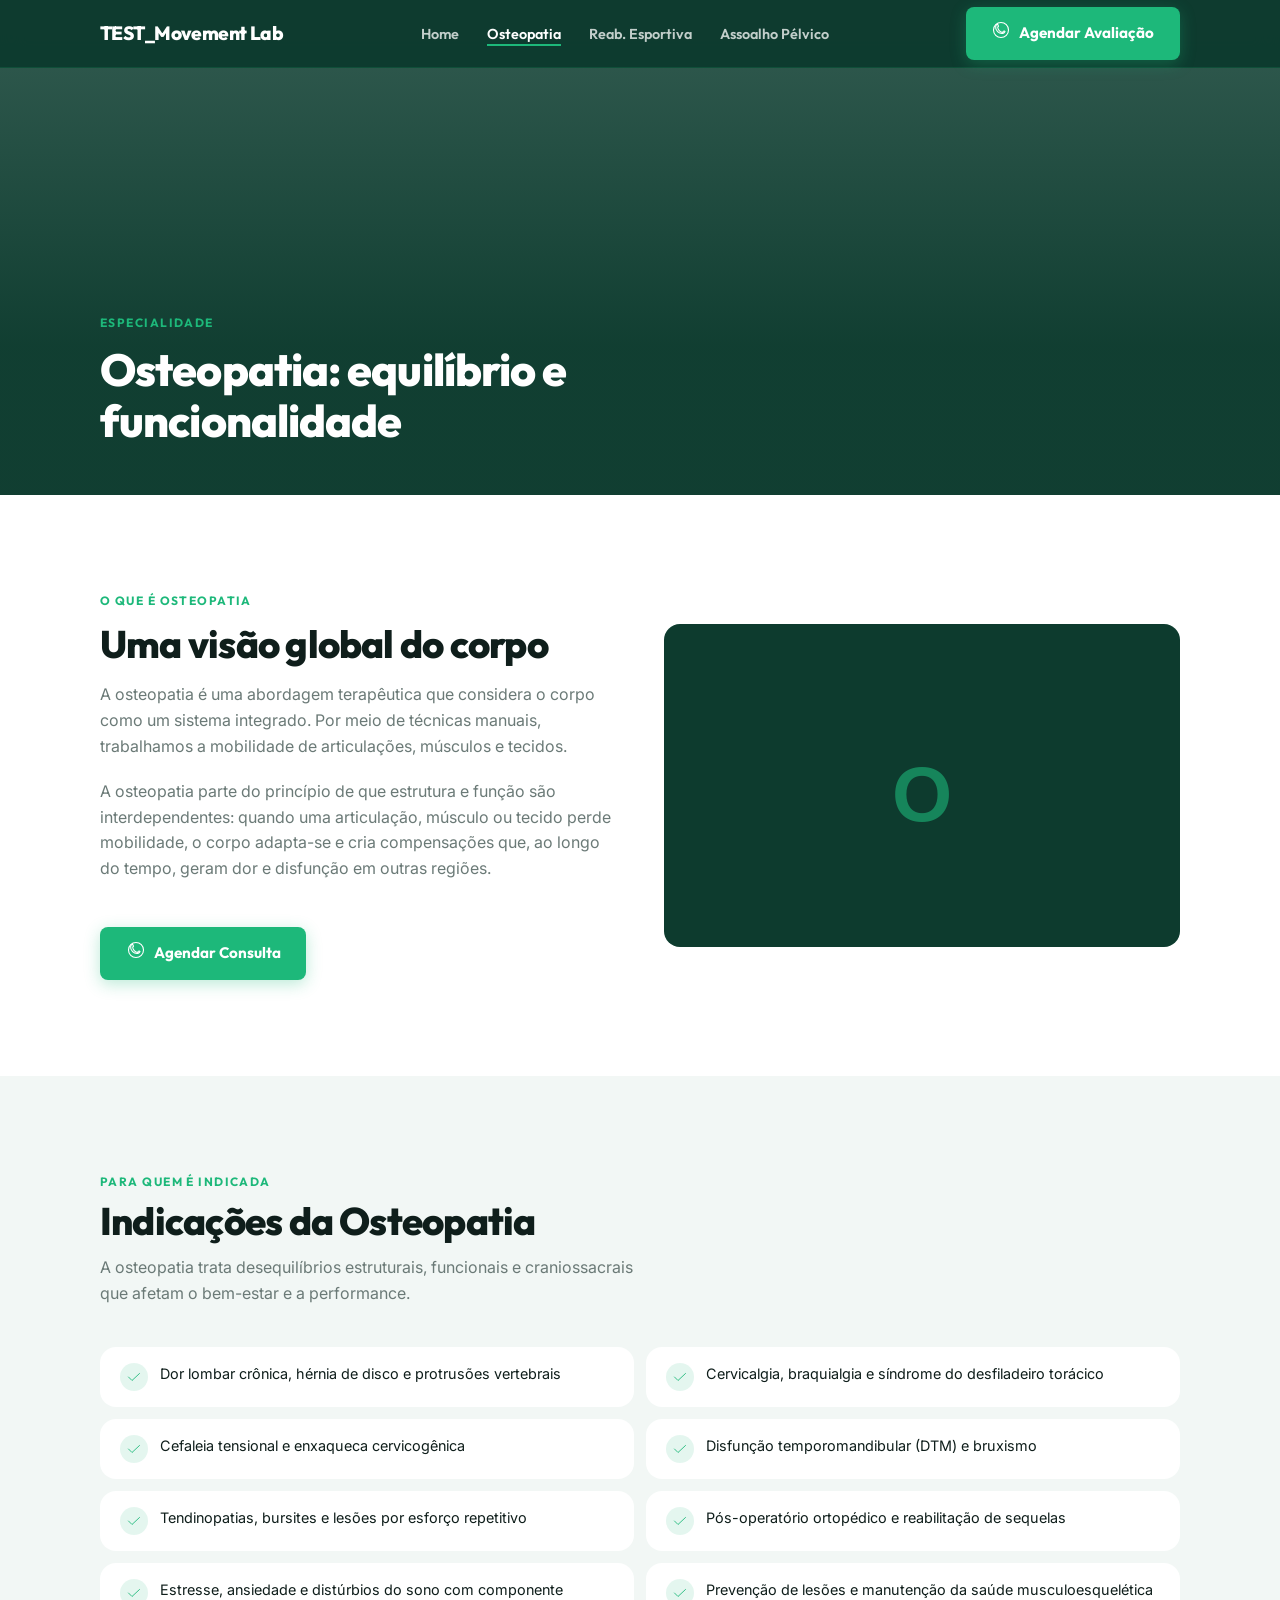
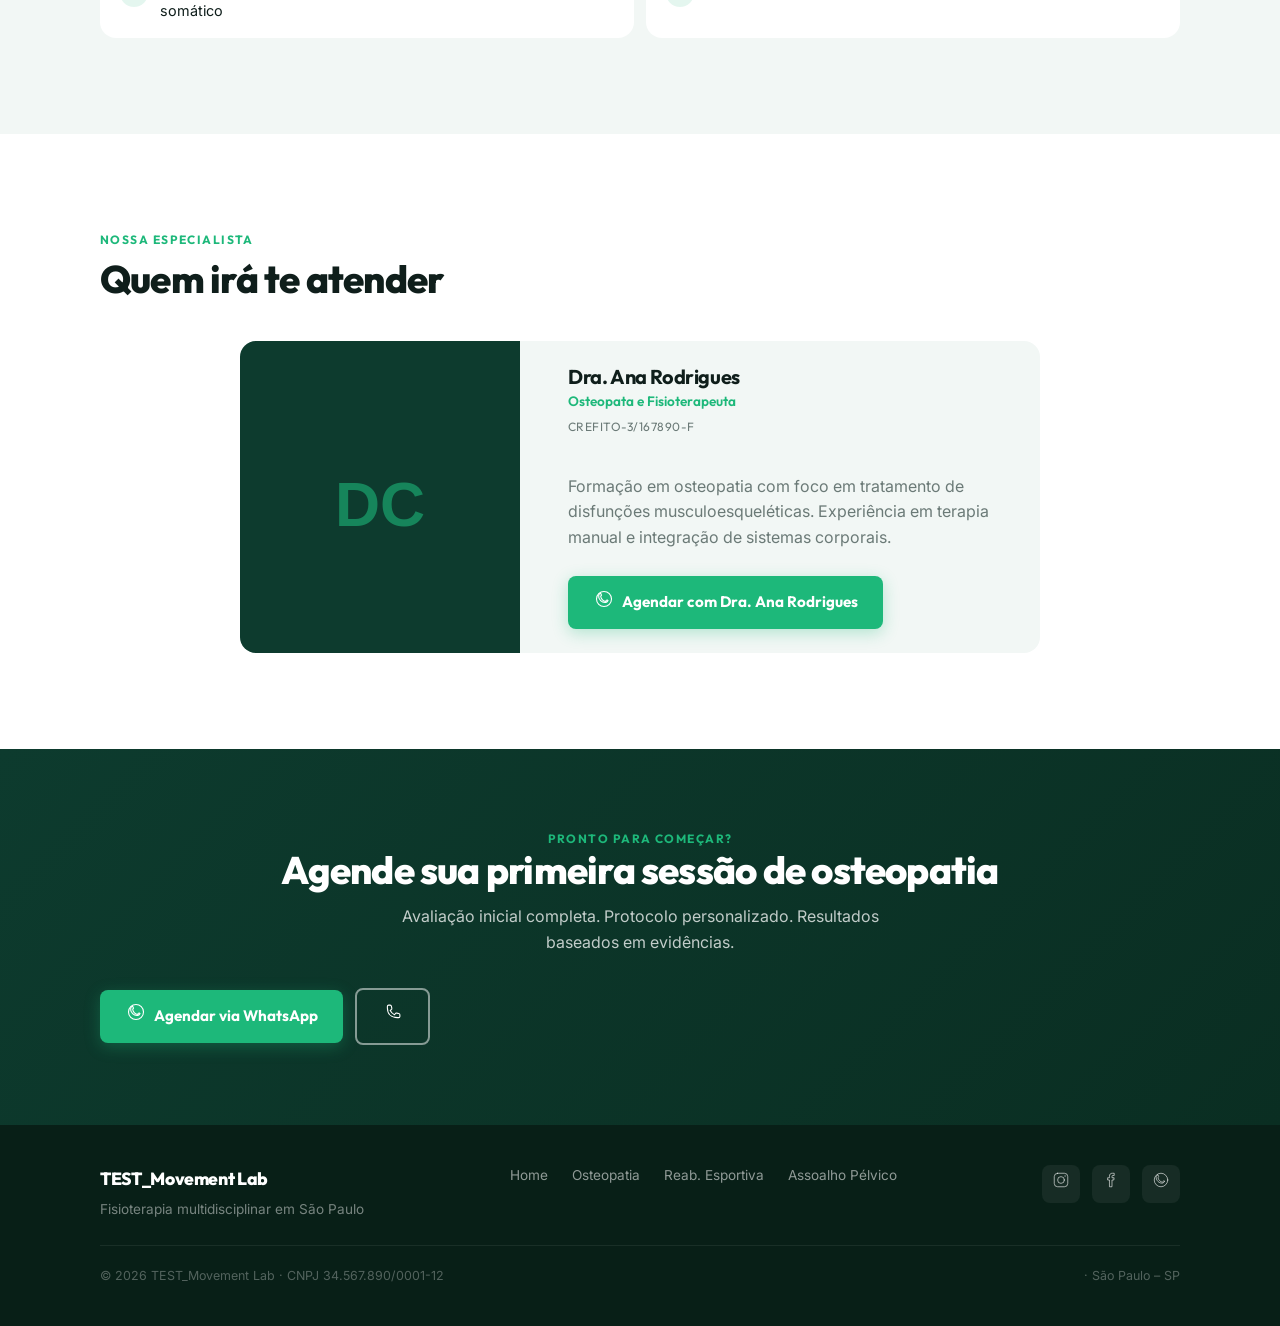
<file: osteopatia.html>
<!DOCTYPE html>
<html lang="pt-BR">
<head>
  <meta charset="UTF-8">
  <meta name="viewport" content="width=device-width, initial-scale=1.0">
  <title>Osteopatia – TEST_Movement Lab | São Paulo</title>
  <meta name="description" content="Osteopatia estrutural e craniossacral em São Paulo. A osteopatia é uma abordagem terapêutica que considera o corpo como um sistema integrado. Por meio de técnicas manuais, trabalhamos a mobilidade de articulações, músculos e tecidos.">
  <meta name="robots" content="index, follow">
  <link rel="canonical" href="https://movementlab.com.br/osteopatia.html">

  <!-- Open Graph -->
  <meta property="og:type" content="website">
  <meta property="og:locale" content="pt_BR">
  <meta property="og:title" content="Osteopatia – TEST_Movement Lab">
  <meta property="og:description" content="Osteopatia estrutural e craniossacral em São Paulo.">
  <meta property="og:image" content="assets/og.jpg">
  <meta property="og:url" content="https://movementlab.com.br/osteopatia.html">

  <link rel="icon" type="image/png" href="assets/favicon.png">

  <link rel="preconnect" href="https://fonts.googleapis.com">
  <link rel="preconnect" href="https://fonts.gstatic.com" crossorigin>
  <link href="https://fonts.googleapis.com/css2?family=Outfit:wght@700;800&family=Inter:wght@400;500&display=swap" rel="stylesheet">

  <link rel="stylesheet" href="style.css">
<script>window.__imgFallback=function(img,label){img.onerror=null;img.alt=label||'';img.style.cssText='background:#e5e7eb;min-height:40px';img.src='data:image/svg+xml,%3Csvg xmlns%3D%22http%3A%2F%2Fwww.w3.org%2F2000%2Fsvg%22 viewBox%3D%220 0 1 1%22%3E%3C%2Fsvg%3E';};</script>
</head>
<body>

<!-- NAVBAR -->
<nav id="nav" aria-label="Navegação principal">
  <div class="container">
    <a href="index.html" class="nav-logo" aria-label="TEST_Movement Lab — página inicial">
      TEST_Movement Lab
    </a>

    <ul class="nav-links" role="list">
      <li><a href="index.html">Home</a></li>
      <li><a href="osteopatia.html" class="nav-active">Osteopatia</a></li>
      <li><a href="reabilitacao-esportiva.html">Reab. Esportiva</a></li>
      <li><a href="assoalho-pelvico.html">Assoalho Pélvico</a></li>
    </ul>

    <a href="https://wa.me/5511976543210?text=Olá!%20Gostaria%20de%20agendar%20uma%20sessão%20de%20osteopatia." class="btn btn-primary nav-cta" target="_blank" rel="noopener">
      <span data-icon="whatsapp"></span>
      Agendar Avaliação
    </a>

    <button id="nav-toggle" class="nav-toggle" aria-label="Abrir menu" aria-expanded="false" aria-controls="nav-mobile">
      <span></span>
      <span></span>
      <span></span>
    </button>
  </div>
</nav>

<nav id="nav-mobile" class="nav-mobile" aria-label="Menu mobile">
  <a href="index.html">Home</a>
  <a href="osteopatia.html" class="nav-active">Osteopatia</a>
  <a href="reabilitacao-esportiva.html">Reabilitação Esportiva</a>
  <a href="assoalho-pelvico.html">Assoalho Pélvico</a>
  <a href="https://wa.me/5511976543210?text=Olá!%20Gostaria%20de%20agendar%20uma%20sessão%20de%20osteopatia." class="btn btn-primary" target="_blank" rel="noopener">
    <span data-icon="whatsapp"></span>
    Agendar Avaliação
  </a>
</nav>

<!-- PAGE HERO -->
<header class="page-hero" aria-labelledby="osteopatia-heading">
  <div class="page-hero-bg" aria-hidden="true">
    <div class="img-fallback">
      <img
        src="https://8ispuxmgjxgu2r5q.public.blob.vercel-storage.com/stock-photos/fisioterapisti/detalhe/fisioterapisti-detalhe-11.webp"
        alt="Atendimento de osteopatia — TEST_Movement Lab"
        loading="eager"
        onerror="window.__imgFallback(this,'Osteopatia')"
      >
    </div>
    <div class="page-hero-overlay"></div>
  </div>

  <div class="container">
    <div class="page-hero-content">
      <p class="eyebrow fade-up" style="--i:0">Especialidade</p>
      <h1 id="osteopatia-heading" class="fade-up" style="--i:1">Osteopatia: equilíbrio e funcionalidade</h1>
    </div>
  </div>
</header>

<!-- INTRO -->
<section class="section subpage-intro" aria-labelledby="osteopatia-intro-heading">
  <div class="container">
    <div class="subpage-intro-grid">
      <div class="subpage-intro-text fade-up" style="--i:0">
        <p class="eyebrow">O que é Osteopatia</p>
        <h2 id="osteopatia-intro-heading">Uma visão global do corpo</h2>
        <p>A osteopatia é uma abordagem terapêutica que considera o corpo como um sistema integrado. Por meio de técnicas manuais, trabalhamos a mobilidade de articulações, músculos e tecidos.</p>
        <p>A osteopatia parte do princípio de que estrutura e função são interdependentes: quando uma articulação, músculo ou tecido perde mobilidade, o corpo adapta-se e cria compensações que, ao longo do tempo, geram dor e disfunção em outras regiões.</p>
        <br>
        <a href="https://wa.me/5511976543210?text=Olá!%20Gostaria%20de%20agendar%20uma%20avaliação%20em%20osteopatia." class="btn btn-primary" target="_blank" rel="noopener">
          <span data-icon="whatsapp"></span>
          Agendar Consulta
        </a>
      </div>

      <div class="subpage-intro-image img-fallback fade-up" style="--i:1">
        <img
          src="https://8ispuxmgjxgu2r5q.public.blob.vercel-storage.com/stock-photos/fisioterapisti/detalhe/fisioterapisti-detalhe-11.webp"
          alt="Técnica osteopática — TEST_Movement Lab"
          loading="lazy"
          onerror="window.__imgFallback(this,'Osteopatia')"
        >
      </div>
    </div>
  </div>
</section>

<!-- INDICAÇÕES -->
<section class="section subpage-benefits" aria-labelledby="indicacoes-heading">
  <div class="container">
    <header class="section-header fade-up" style="--i:0">
      <p class="eyebrow">Para quem é indicada</p>
      <h2 id="indicacoes-heading">Indicações da Osteopatia</h2>
      <p>A osteopatia trata desequilíbrios estruturais, funcionais e craniossacrais que afetam o bem-estar e a performance.</p>
    </header>

    <div class="benefits-list" role="list">
      <div class="benefit-item stagger-card" style="--i:0" role="listitem">
        <div class="benefit-check" aria-hidden="true" data-icon="check"></div>
        <p>Dor lombar crônica, hérnia de disco e protrusões vertebrais</p>
      </div>
      <div class="benefit-item stagger-card" style="--i:1" role="listitem">
        <div class="benefit-check" aria-hidden="true" data-icon="check"></div>
        <p>Cervicalgia, braquialgia e síndrome do desfiladeiro torácico</p>
      </div>
      <div class="benefit-item stagger-card" style="--i:2" role="listitem">
        <div class="benefit-check" aria-hidden="true" data-icon="check"></div>
        <p>Cefaleia tensional e enxaqueca cervicogênica</p>
      </div>
      <div class="benefit-item stagger-card" style="--i:3" role="listitem">
        <div class="benefit-check" aria-hidden="true" data-icon="check"></div>
        <p>Disfunção temporomandibular (DTM) e bruxismo</p>
      </div>
      <div class="benefit-item stagger-card" style="--i:4" role="listitem">
        <div class="benefit-check" aria-hidden="true" data-icon="check"></div>
        <p>Tendinopatias, bursites e lesões por esforço repetitivo</p>
      </div>
      <div class="benefit-item stagger-card" style="--i:5" role="listitem">
        <div class="benefit-check" aria-hidden="true" data-icon="check"></div>
        <p>Pós-operatório ortopédico e reabilitação de sequelas</p>
      </div>
      <div class="benefit-item stagger-card" style="--i:6" role="listitem">
        <div class="benefit-check" aria-hidden="true" data-icon="check"></div>
        <p>Estresse, ansiedade e distúrbios do sono com componente somático</p>
      </div>
      <div class="benefit-item stagger-card" style="--i:7" role="listitem">
        <div class="benefit-check" aria-hidden="true" data-icon="check"></div>
        <p>Prevenção de lesões e manutenção da saúde musculoesquelética</p>
      </div>
    </div>
  </div>
</section>

<!-- ESPECIALISTA -->
<section class="section subpage-specialist" aria-labelledby="specialist-heading">
  <div class="container">
    <header class="section-header fade-up" style="--i:0" style="text-align:center">
      <p class="eyebrow">Nossa especialista</p>
      <h2 id="specialist-heading">Quem irá te atender</h2>
    </header>

    <div class="specialist-card fade-up" style="--i:1">
      <div class="specialist-photo img-fallback">
        <img
          src="https://8ispuxmgjxgu2r5q.public.blob.vercel-storage.com/stock-photos/fisioterapisti/detalhe/fisioterapisti-detalhe-02.webp"
          alt="Dra. Ana Rodrigues — Osteopata e Fisioterapeuta"
          loading="lazy"
          onerror="window.__imgFallback(this,'Dra. Camila Torres')"
        >
      </div>
      <div class="specialist-info">
        <h3>Dra. Ana Rodrigues</h3>
        <p class="team-role">Osteopata e Fisioterapeuta</p>
        <p class="team-crefito">CREFITO-3/167890-F</p>
        <br>
        <p>Formação em osteopatia com foco em tratamento de disfunções musculoesqueléticas. Experiência em terapia manual e integração de sistemas corporais.</p>
        <br>
        <a href="https://wa.me/5511976543210?text=Olá!%20Gostaria%20de%20agendar%20com%20a%20Dra. Ana Rodrigues." class="btn btn-primary" target="_blank" rel="noopener">
          <span data-icon="whatsapp"></span>
          Agendar com Dra. Ana Rodrigues
        </a>
      </div>
    </div>
  </div>
</section>

<!-- CTA FINAL -->
<section id="cta-final" aria-labelledby="cta-heading">
  <div class="container">
    <p class="eyebrow fade-up" style="--i:0">Pronto para começar?</p>
    <h2 id="cta-heading" class="fade-up" style="--i:1">Agende sua primeira sessão de osteopatia</h2>
    <p class="cta-lead fade-up" style="--i:2">Avaliação inicial completa. Protocolo personalizado. Resultados baseados em evidências.</p>
    <div class="cta-actions fade-up" style="--i:3">
      <a href="https://wa.me/5511976543210?text=Olá!%20Gostaria%20de%20agendar%20uma%20avaliação%20de%20osteopatia." class="btn btn-primary" target="_blank" rel="noopener">
        <span data-icon="whatsapp"></span>
        Agendar via WhatsApp
      </a>
      <a href="tel:" class="btn btn-ghost">
        <span data-icon="phone"></span>
        
      </a>
    </div>
  </div>
</section>

<!-- FOOTER -->
<footer id="footer" role="contentinfo">
  <div class="container">
    <div class="footer-inner">
      <div class="footer-brand">
        <span class="footer-logo">TEST_Movement Lab</span>
        <p>Fisioterapia multidisciplinar em São Paulo</p>
      </div>

      <nav class="footer-links" aria-label="Links do rodapé">
        <a href="index.html">Home</a>
        <a href="osteopatia.html">Osteopatia</a>
        <a href="reabilitacao-esportiva.html">Reab. Esportiva</a>
        <a href="assoalho-pelvico.html">Assoalho Pélvico</a>
      </nav>

      <div class="footer-social" aria-label="Redes sociais">
        <a href="https://instagram.com/movementlabsp" class="social-btn" target="_blank" rel="noopener" aria-label="Instagram">
          <span data-icon="instagram"></span>
        </a>
        <a href="https://facebook.com/movementlabsp" class="social-btn" target="_blank" rel="noopener" aria-label="Facebook">
          <span data-icon="facebook"></span>
        </a>
        <a href="https://wa.me/5511976543210" class="social-btn" target="_blank" rel="noopener" aria-label="WhatsApp">
          <span data-icon="whatsapp"></span>
        </a>
      </div>
    </div>

    <div class="footer-bottom">
      <p>&copy; <span data-year></span> TEST_Movement Lab · CNPJ 34.567.890/0001-12</p>
      <p> · São Paulo – SP</p>
    </div>
  </div>
</footer>

<script src="script.js" defer></script>
</body>
</html>
</file>
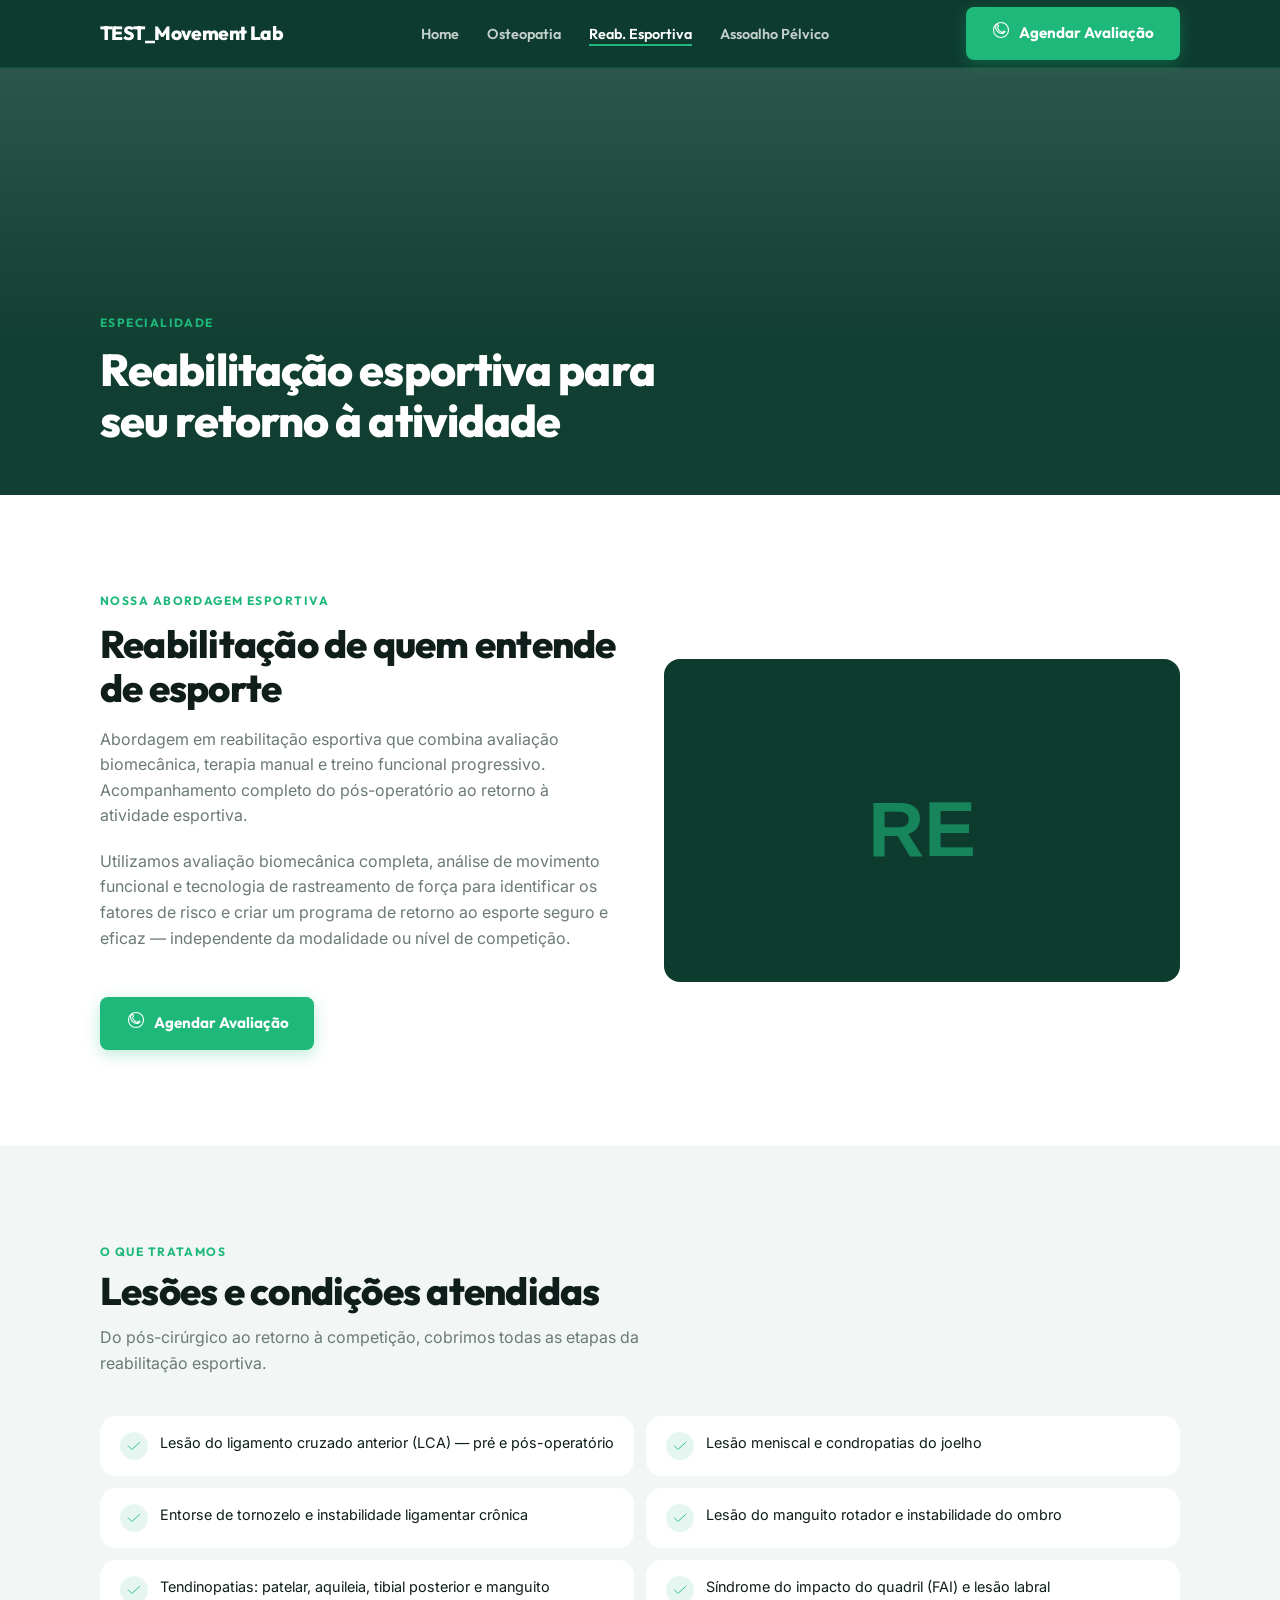
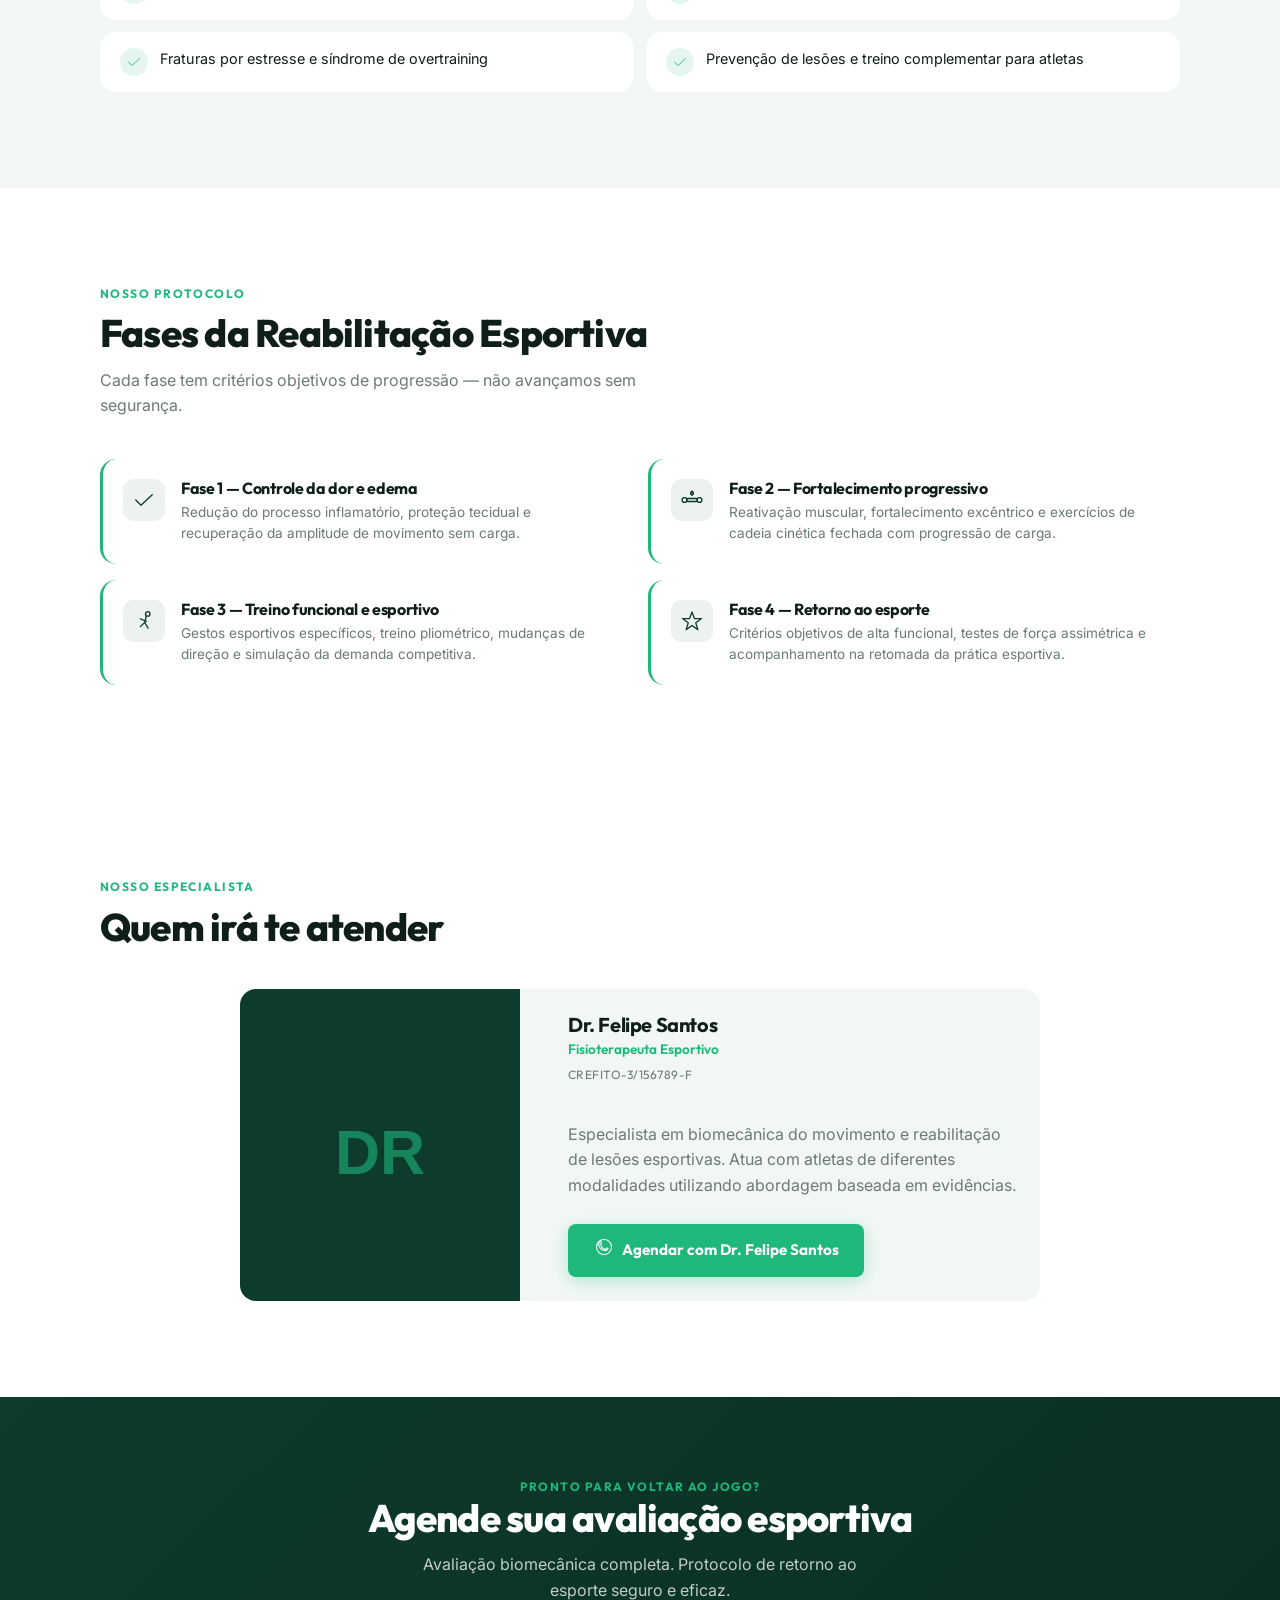
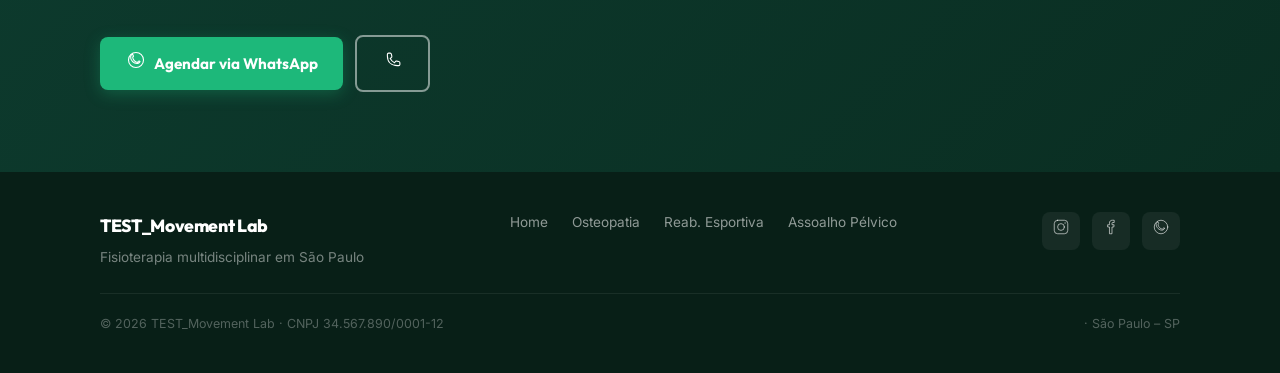
<file: reabilitacao-esportiva.html>
<!DOCTYPE html>
<html lang="pt-BR">
<head>
  <meta charset="UTF-8">
  <meta name="viewport" content="width=device-width, initial-scale=1.0">
  <title>Reabilitação Esportiva – TEST_Movement Lab | São Paulo</title>
  <meta name="description" content="Reabilitação esportiva e retorno ao esporte em São Paulo. Abordagem em reabilitação esportiva que combina avaliação biomecânica, terapia manual e treino funcional progressivo. Acompanhamento completo do pós-operatório ao retorno à atividade esportiva.">
  <meta name="robots" content="index, follow">
  <link rel="canonical" href="https://movementlab.com.br/reabilitacao-esportiva.html">

  <meta property="og:type" content="website">
  <meta property="og:locale" content="pt_BR">
  <meta property="og:title" content="Reabilitação Esportiva – TEST_Movement Lab">
  <meta property="og:description" content="Reabilitação esportiva de alto nível em São Paulo.">
  <meta property="og:image" content="assets/og.jpg">
  <meta property="og:url" content="https://movementlab.com.br/reabilitacao-esportiva.html">

  <link rel="icon" type="image/png" href="assets/favicon.png">

  <link rel="preconnect" href="https://fonts.googleapis.com">
  <link rel="preconnect" href="https://fonts.gstatic.com" crossorigin>
  <link href="https://fonts.googleapis.com/css2?family=Outfit:wght@700;800&family=Inter:wght@400;500&display=swap" rel="stylesheet">

  <link rel="stylesheet" href="style.css">
<script>window.__imgFallback=function(img,label){img.onerror=null;img.alt=label||'';img.style.cssText='background:#e5e7eb;min-height:40px';img.src='data:image/svg+xml,%3Csvg xmlns%3D%22http%3A%2F%2Fwww.w3.org%2F2000%2Fsvg%22 viewBox%3D%220 0 1 1%22%3E%3C%2Fsvg%3E';};</script>
</head>
<body>

<!-- NAVBAR -->
<nav id="nav" aria-label="Navegação principal">
  <div class="container">
    <a href="index.html" class="nav-logo" aria-label="TEST_Movement Lab — página inicial">
      TEST_Movement Lab
    </a>

    <ul class="nav-links" role="list">
      <li><a href="index.html">Home</a></li>
      <li><a href="osteopatia.html">Osteopatia</a></li>
      <li><a href="reabilitacao-esportiva.html" class="nav-active">Reab. Esportiva</a></li>
      <li><a href="assoalho-pelvico.html">Assoalho Pélvico</a></li>
    </ul>

    <a href="https://wa.me/5511976543210?text=Olá!%20Gostaria%20de%20agendar%20uma%20avaliação%20de%20reabilitação%20esportiva." class="btn btn-primary nav-cta" target="_blank" rel="noopener">
      <span data-icon="whatsapp"></span>
      Agendar Avaliação
    </a>

    <button id="nav-toggle" class="nav-toggle" aria-label="Abrir menu" aria-expanded="false" aria-controls="nav-mobile">
      <span></span>
      <span></span>
      <span></span>
    </button>
  </div>
</nav>

<nav id="nav-mobile" class="nav-mobile" aria-label="Menu mobile">
  <a href="index.html">Home</a>
  <a href="osteopatia.html">Osteopatia</a>
  <a href="reabilitacao-esportiva.html" class="nav-active">Reabilitação Esportiva</a>
  <a href="assoalho-pelvico.html">Assoalho Pélvico</a>
  <a href="https://wa.me/5511976543210?text=Olá!%20Gostaria%20de%20agendar%20uma%20avaliação%20de%20reabilitação%20esportiva." class="btn btn-primary" target="_blank" rel="noopener">
    <span data-icon="whatsapp"></span>
    Agendar Avaliação
  </a>
</nav>

<!-- PAGE HERO -->
<header class="page-hero" aria-labelledby="reab-heading">
  <div class="page-hero-bg" aria-hidden="true">
    <div class="img-fallback">
      <img
        src="https://8ispuxmgjxgu2r5q.public.blob.vercel-storage.com/stock-photos/fisioterapisti/detalhe/fisioterapisti-detalhe-18.webp"
        alt="Reabilitação esportiva — TEST_Movement Lab"
        loading="eager"
        onerror="window.__imgFallback(this,'Reabilitação Esportiva')"
      >
    </div>
    <div class="page-hero-overlay"></div>
  </div>

  <div class="container">
    <div class="page-hero-content">
      <p class="eyebrow fade-up" style="--i:0">Especialidade</p>
      <h1 id="reab-heading" class="fade-up" style="--i:1">Reabilitação esportiva para seu retorno à atividade</h1>
    </div>
  </div>
</header>

<!-- INTRO -->
<section class="section subpage-intro" aria-labelledby="reab-intro-heading">
  <div class="container">
    <div class="subpage-intro-grid">
      <div class="subpage-intro-text fade-up" style="--i:0">
        <p class="eyebrow">Nossa abordagem esportiva</p>
        <h2 id="reab-intro-heading">Reabilitação de quem entende de esporte</h2>
        <p>Abordagem em reabilitação esportiva que combina avaliação biomecânica, terapia manual e treino funcional progressivo. Acompanhamento completo do pós-operatório ao retorno à atividade esportiva.</p>
        <p>Utilizamos avaliação biomecânica completa, análise de movimento funcional e tecnologia de rastreamento de força para identificar os fatores de risco e criar um programa de retorno ao esporte seguro e eficaz — independente da modalidade ou nível de competição.</p>
        <br>
        <a href="https://wa.me/5511976543210?text=Olá!%20Gostaria%20de%20agendar%20uma%20avaliação%20de%20reabilitação%20esportiva." class="btn btn-primary" target="_blank" rel="noopener">
          <span data-icon="whatsapp"></span>
          Agendar Avaliação
        </a>
      </div>

      <div class="subpage-intro-image img-fallback fade-up" style="--i:1">
        <img
          src="https://8ispuxmgjxgu2r5q.public.blob.vercel-storage.com/stock-photos/fisioterapisti/detalhe/fisioterapisti-detalhe-18.webp"
          alt="Treino funcional de reabilitação — TEST_Movement Lab"
          loading="lazy"
          onerror="window.__imgFallback(this,'Reabilitação Esportiva')"
        >
      </div>
    </div>
  </div>
</section>

<!-- INDICAÇÕES -->
<section class="section subpage-benefits" aria-labelledby="reab-indicacoes-heading">
  <div class="container">
    <header class="section-header fade-up" style="--i:0">
      <p class="eyebrow">O que tratamos</p>
      <h2 id="reab-indicacoes-heading">Lesões e condições atendidas</h2>
      <p>Do pós-cirúrgico ao retorno à competição, cobrimos todas as etapas da reabilitação esportiva.</p>
    </header>

    <div class="benefits-list" role="list">
      <div class="benefit-item stagger-card" style="--i:0" role="listitem">
        <div class="benefit-check" aria-hidden="true" data-icon="check"></div>
        <p>Lesão do ligamento cruzado anterior (LCA) — pré e pós-operatório</p>
      </div>
      <div class="benefit-item stagger-card" style="--i:1" role="listitem">
        <div class="benefit-check" aria-hidden="true" data-icon="check"></div>
        <p>Lesão meniscal e condropatias do joelho</p>
      </div>
      <div class="benefit-item stagger-card" style="--i:2" role="listitem">
        <div class="benefit-check" aria-hidden="true" data-icon="check"></div>
        <p>Entorse de tornozelo e instabilidade ligamentar crônica</p>
      </div>
      <div class="benefit-item stagger-card" style="--i:3" role="listitem">
        <div class="benefit-check" aria-hidden="true" data-icon="check"></div>
        <p>Lesão do manguito rotador e instabilidade do ombro</p>
      </div>
      <div class="benefit-item stagger-card" style="--i:4" role="listitem">
        <div class="benefit-check" aria-hidden="true" data-icon="check"></div>
        <p>Tendinopatias: patelar, aquileia, tibial posterior e manguito</p>
      </div>
      <div class="benefit-item stagger-card" style="--i:5" role="listitem">
        <div class="benefit-check" aria-hidden="true" data-icon="check"></div>
        <p>Síndrome do impacto do quadril (FAI) e lesão labral</p>
      </div>
      <div class="benefit-item stagger-card" style="--i:6" role="listitem">
        <div class="benefit-check" aria-hidden="true" data-icon="check"></div>
        <p>Fraturas por estresse e síndrome de overtraining</p>
      </div>
      <div class="benefit-item stagger-card" style="--i:7" role="listitem">
        <div class="benefit-check" aria-hidden="true" data-icon="check"></div>
        <p>Prevenção de lesões e treino complementar para atletas</p>
      </div>
    </div>
  </div>
</section>

<!-- FASES DE REABILITAÇÃO -->
<section class="section" style="background: var(--surface);" aria-labelledby="fases-heading">
  <div class="container">
    <header class="section-header fade-up" style="--i:0">
      <p class="eyebrow">Nosso protocolo</p>
      <h2 id="fases-heading">Fases da Reabilitação Esportiva</h2>
      <p>Cada fase tem critérios objetivos de progressão — não avançamos sem segurança.</p>
    </header>

    <div class="methodologies-grid" role="list">
      <article class="methodology-card stagger-card" style="--i:0" role="listitem">
        <div class="methodology-icon" aria-hidden="true" data-icon="check"></div>
        <div>
          <h3>Fase 1 — Controle da dor e edema</h3>
          <p>Redução do processo inflamatório, proteção tecidual e recuperação da amplitude de movimento sem carga.</p>
        </div>
      </article>
      <article class="methodology-card stagger-card" style="--i:1" role="listitem">
        <div class="methodology-icon" aria-hidden="true" data-icon="exercise"></div>
        <div>
          <h3>Fase 2 — Fortalecimento progressivo</h3>
          <p>Reativação muscular, fortalecimento excêntrico e exercícios de cadeia cinética fechada com progressão de carga.</p>
        </div>
      </article>
      <article class="methodology-card stagger-card" style="--i:2" role="listitem">
        <div class="methodology-icon" aria-hidden="true" data-icon="running"></div>
        <div>
          <h3>Fase 3 — Treino funcional e esportivo</h3>
          <p>Gestos esportivos específicos, treino pliométrico, mudanças de direção e simulação da demanda competitiva.</p>
        </div>
      </article>
      <article class="methodology-card stagger-card" style="--i:3" role="listitem">
        <div class="methodology-icon" aria-hidden="true" data-icon="star"></div>
        <div>
          <h3>Fase 4 — Retorno ao esporte</h3>
          <p>Critérios objetivos de alta funcional, testes de força assimétrica e acompanhamento na retomada da prática esportiva.</p>
        </div>
      </article>
    </div>
  </div>
</section>

<!-- ESPECIALISTA -->
<section class="section subpage-specialist" aria-labelledby="specialist-reab-heading">
  <div class="container">
    <header class="section-header fade-up" style="--i:0">
      <p class="eyebrow">Nosso especialista</p>
      <h2 id="specialist-reab-heading">Quem irá te atender</h2>
    </header>

    <div class="specialist-card fade-up" style="--i:1">
      <div class="specialist-photo img-fallback">
        <img
          src="https://8ispuxmgjxgu2r5q.public.blob.vercel-storage.com/stock-photos/fisioterapisti/ambiente/fisioterapisti-ambiente-11.webp"
          alt="Dr. Felipe Santos — Fisioterapeuta Esportivo"
          loading="lazy"
          onerror="window.__imgFallback(this,'Dr. Rafael Moreira')"
        >
      </div>
      <div class="specialist-info">
        <h3>Dr. Felipe Santos</h3>
        <p class="team-role">Fisioterapeuta Esportivo</p>
        <p class="team-crefito">CREFITO-3/156789-F</p>
        <br>
        <p>Especialista em biomecânica do movimento e reabilitação de lesões esportivas. Atua com atletas de diferentes modalidades utilizando abordagem baseada em evidências.</p>
        <br>
        <a href="https://wa.me/5511976543210?text=Olá!%20Gostaria%20de%20agendar%20com%20o%20Dr. Felipe Santos." class="btn btn-primary" target="_blank" rel="noopener">
          <span data-icon="whatsapp"></span>
          Agendar com Dr. Felipe Santos
        </a>
      </div>
    </div>
  </div>
</section>

<!-- CTA FINAL -->
<section id="cta-final" aria-labelledby="cta-heading">
  <div class="container">
    <p class="eyebrow fade-up" style="--i:0">Pronto para voltar ao jogo?</p>
    <h2 id="cta-heading" class="fade-up" style="--i:1">Agende sua avaliação esportiva</h2>
    <p class="cta-lead fade-up" style="--i:2">Avaliação biomecânica completa. Protocolo de retorno ao esporte seguro e eficaz.</p>
    <div class="cta-actions fade-up" style="--i:3">
      <a href="https://wa.me/5511976543210?text=Olá!%20Gostaria%20de%20agendar%20uma%20avaliação%20de%20reabilitação%20esportiva." class="btn btn-primary" target="_blank" rel="noopener">
        <span data-icon="whatsapp"></span>
        Agendar via WhatsApp
      </a>
      <a href="tel:" class="btn btn-ghost">
        <span data-icon="phone"></span>
        
      </a>
    </div>
  </div>
</section>

<!-- FOOTER -->
<footer id="footer" role="contentinfo">
  <div class="container">
    <div class="footer-inner">
      <div class="footer-brand">
        <span class="footer-logo">TEST_Movement Lab</span>
        <p>Fisioterapia multidisciplinar em São Paulo</p>
      </div>

      <nav class="footer-links" aria-label="Links do rodapé">
        <a href="index.html">Home</a>
        <a href="osteopatia.html">Osteopatia</a>
        <a href="reabilitacao-esportiva.html">Reab. Esportiva</a>
        <a href="assoalho-pelvico.html">Assoalho Pélvico</a>
      </nav>

      <div class="footer-social" aria-label="Redes sociais">
        <a href="https://instagram.com/movementlabsp" class="social-btn" target="_blank" rel="noopener" aria-label="Instagram">
          <span data-icon="instagram"></span>
        </a>
        <a href="https://facebook.com/movementlabsp" class="social-btn" target="_blank" rel="noopener" aria-label="Facebook">
          <span data-icon="facebook"></span>
        </a>
        <a href="https://wa.me/5511976543210" class="social-btn" target="_blank" rel="noopener" aria-label="WhatsApp">
          <span data-icon="whatsapp"></span>
        </a>
      </div>
    </div>

    <div class="footer-bottom">
      <p>&copy; <span data-year></span> TEST_Movement Lab · CNPJ 34.567.890/0001-12</p>
      <p> · São Paulo – SP</p>
    </div>
  </div>
</footer>

<script src="script.js" defer></script>
</body>
</html>
</file>
<file: style.css>
/* ============================================================
   template-fisio-002 — Movement Lab
   Mobile-first · Outfit + Inter · Phosphor Icons
   ============================================================ */

/* @property declarations */
@property --primary   { syntax: '<color>'; inherits: true; initial-value: #0D3B2E; }
@property --accent    { syntax: '<color>'; inherits: true; initial-value: #1DB87A; }
@property --ink       { syntax: '<color>'; inherits: true; initial-value: #0F1E1B; }
@property --bg        { syntax: '<color>'; inherits: true; initial-value: #F2F7F5; }
@property --surface   { syntax: '<color>'; inherits: true; initial-value: #FFFFFF; }
@property --muted     { syntax: '<color>'; inherits: true; initial-value: #6B7A77; }
@property --footer    { syntax: '<color>'; inherits: true; initial-value: #081F17; }

/* Hardcoded fallbacks */
:root {
  --primary:  #0D3B2E;
  --accent:   #1DB87A;
  --ink:      #0F1E1B;
  --bg:       #F2F7F5;
  --surface:  #FFFFFF;
  --muted:    #6B7A77;
  --footer:   #081F17;
}

/* Pipeline overrides (last-wins) */
:root {
  --primary:  #0D3B2E;
  --accent:   #1DB87A;
  --ink:      #0F1E1B;
  --bg:       #F2F7F5;
  --surface:  #FFFFFF;
  --muted:    #6B7A77;
  --footer:   #081F17;
}

/* Animation tokens */
:root {
  --anim-duration:   0.7s;
  --anim-stagger:    130ms;
  --anim-translateY: 28px;
  --anim-ease:       cubic-bezier(0.22, 1, 0.36, 1);
  --radius-card:     16px;
  --radius-btn:      8px;
  --nav-h:           68px;
}

/* ============================================================
   RESET
   ============================================================ */
*, *::before, *::after {
  box-sizing: border-box;
  margin: 0;
  padding: 0;
}

html {
  scroll-behavior: smooth;
  -webkit-text-size-adjust: 100%;
}

body {
  font-family: 'Inter', system-ui, sans-serif;
  font-size: 1rem;
  line-height: 1.6;
  color: var(--ink);
  background: var(--bg);
  overflow-x: hidden;
}

img {
  display: block;
  max-width: 100%;
  height: auto;
}

a {
  color: inherit;
  text-decoration: none;
}

ul, ol {
  list-style: none;
}

/* ============================================================
   TYPOGRAPHY
   ============================================================ */
h1, h2, h3, h4 {
  font-family: 'Outfit', system-ui, sans-serif;
  font-weight: 800;
  line-height: 1.15;
  letter-spacing: -0.02em;
  color: var(--ink);
}

h1 { font-size: clamp(2rem, 6vw, 3.5rem); }
h2 { font-size: clamp(1.6rem, 4vw, 2.4rem); }
h3 { font-size: clamp(1.1rem, 2.5vw, 1.35rem); font-weight: 700; }

p { color: var(--muted); }

.eyebrow {
  font-family: 'Outfit', sans-serif;
  font-size: 0.75rem;
  font-weight: 700;
  letter-spacing: 0.12em;
  text-transform: uppercase;
  color: var(--accent);
}

/* ============================================================
   LAYOUT UTILITIES
   ============================================================ */
.container {
  width: 100%;
  max-width: 1120px;
  margin-inline: auto;
  padding-inline: 1.25rem;
}

.section {
  padding-block: 4rem;
}

.section-header {
  margin-bottom: 2.5rem;
}

.section-header .eyebrow {
  margin-bottom: 0.5rem;
}

.section-header h2 {
  margin-bottom: 0.75rem;
}

.section-header p {
  max-width: 560px;
}

.grid-2 {
  display: grid;
  grid-template-columns: 1fr;
  gap: 1.5rem;
}

.grid-3 {
  display: grid;
  grid-template-columns: 1fr;
  gap: 1.25rem;
}

/* ============================================================
   BUTTONS
   ============================================================ */
.btn {
  display: inline-flex;
  align-items: center;
  gap: 0.5rem;
  padding: 0.8rem 1.6rem;
  border-radius: var(--radius-btn);
  font-family: 'Outfit', sans-serif;
  font-size: 0.95rem;
  font-weight: 700;
  cursor: pointer;
  border: none;
  transition: transform 0.2s var(--anim-ease), box-shadow 0.2s var(--anim-ease);
}

.btn:hover { transform: translateY(-2px); }
.btn:active { transform: translateY(0); }

.btn-primary {
  background: var(--accent);
  color: #fff;
  box-shadow: 0 4px 16px rgba(29, 184, 122, 0.3);
  position: relative;
  overflow: hidden;
}

.btn-primary::after {
  content: '';
  position: absolute;
  inset: 0;
  background: rgba(255,255,255,0.15);
  transform: translateX(-100%);
  transition: transform 0.35s ease;
}

.btn-primary:hover::after { transform: translateX(0); }

.btn-ghost {
  background: transparent;
  color: var(--surface);
  border: 2px solid rgba(255,255,255,0.5);
  transition: background 0.25s ease, border-color 0.25s ease, transform 0.2s var(--anim-ease);
}

.btn-ghost:hover {
  background: rgba(255,255,255,0.1);
  border-color: rgba(255,255,255,0.9);
  transform: translateY(-2px);
}

.btn-outline {
  background: transparent;
  color: var(--primary);
  border: 2px solid var(--primary);
  transition: background 0.25s ease, color 0.25s ease, transform 0.2s var(--anim-ease);
}

.btn-outline:hover {
  background: var(--primary);
  color: var(--surface);
  transform: translateY(-2px);
}

.btn svg {
  width: 20px;
  height: 20px;
  flex-shrink: 0;
}

/* ============================================================
   NAVBAR
   ============================================================ */
#nav {
  position: fixed;
  top: 0;
  left: 0;
  right: 0;
  z-index: 100;
  height: var(--nav-h);
  display: flex;
  align-items: center;
  background: rgba(13, 59, 46, 0.96);
  backdrop-filter: blur(12px);
  -webkit-backdrop-filter: blur(12px);
  border-bottom: 1px solid rgba(29, 184, 122, 0.15);
  transition: box-shadow 0.3s ease;
}

#nav.scrolled {
  box-shadow: 0 4px 24px rgba(0,0,0,0.18);
}

#nav .container {
  display: flex;
  align-items: center;
  justify-content: space-between;
  width: 100%;
}

.nav-logo {
  font-family: 'Outfit', sans-serif;
  font-size: 1.2rem;
  font-weight: 800;
  color: #fff;
  letter-spacing: -0.03em;
}

.nav-logo span {
  color: var(--accent);
}

.nav-links {
  display: none;
  align-items: center;
  gap: 1.75rem;
}

.nav-links a {
  font-family: 'Outfit', sans-serif;
  font-size: 0.9rem;
  font-weight: 600;
  color: rgba(255,255,255,0.75);
  transition: color 0.2s ease;
  position: relative;
}

.nav-links a::after {
  content: '';
  position: absolute;
  bottom: -3px;
  left: 0;
  width: 0;
  height: 2px;
  background: var(--accent);
  transition: width 0.25s ease;
}

.nav-links a:hover,
.nav-links a.nav-active {
  color: #fff;
}

.nav-links a:hover::after,
.nav-links a.nav-active::after {
  width: 100%;
}

.nav-cta {
  display: none;
}

.nav-toggle {
  display: flex;
  flex-direction: column;
  justify-content: center;
  gap: 5px;
  width: 36px;
  height: 36px;
  background: transparent;
  border: none;
  cursor: pointer;
  padding: 4px;
}

.nav-toggle span {
  display: block;
  width: 100%;
  height: 2px;
  background: #fff;
  border-radius: 2px;
  transition: transform 0.3s ease, opacity 0.3s ease;
}

.nav-toggle[aria-expanded="true"] span:nth-child(1) {
  transform: translateY(7px) rotate(45deg);
}
.nav-toggle[aria-expanded="true"] span:nth-child(2) {
  opacity: 0;
}
.nav-toggle[aria-expanded="true"] span:nth-child(3) {
  transform: translateY(-7px) rotate(-45deg);
}

.nav-mobile {
  display: none;
  position: fixed;
  top: var(--nav-h);
  left: 0;
  right: 0;
  background: var(--primary);
  padding: 1.5rem 1.25rem;
  flex-direction: column;
  gap: 0.25rem;
  z-index: 99;
  border-bottom: 1px solid rgba(29, 184, 122, 0.2);
}

.nav-mobile.open {
  display: flex;
}

.nav-mobile a {
  font-family: 'Outfit', sans-serif;
  font-size: 1rem;
  font-weight: 600;
  color: rgba(255,255,255,0.85);
  padding: 0.75rem 0;
  border-bottom: 1px solid rgba(255,255,255,0.08);
  transition: color 0.2s ease;
}

.nav-mobile a:last-child { border-bottom: none; }

.nav-mobile a:hover,
.nav-mobile a.nav-active {
  color: var(--accent);
}

.nav-mobile .btn-primary {
  margin-top: 0.75rem;
  justify-content: center;
}

/* ============================================================
   HERO
   ============================================================ */
#hero {
  position: relative;
  min-height: 100svh;
  display: flex;
  align-items: center;
  overflow: hidden;
  padding-top: var(--nav-h);
  background: var(--primary);
}

.hero-bg {
  position: absolute;
  inset: 0;
  overflow: hidden;
}

.hero-img-parallax {
  width: 100%;
  height: 115%;
  object-fit: cover;
  object-position: center top;
  transform: scale(1.08);
  will-change: transform;
}

.hero-overlay {
  position: absolute;
  inset: 0;
  background: linear-gradient(
    135deg,
    rgba(13, 59, 46, 0.82) 0%,
    rgba(8, 31, 23, 0.55) 100%
  );
}

.hero-content {
  position: relative;
  z-index: 1;
  padding-block: 5rem 4rem;
}

.hero-content .eyebrow {
  margin-bottom: 1rem;
  color: var(--accent);
}

.hero-content h1 {
  color: #fff;
  margin-bottom: 1.25rem;
  max-width: 660px;
}

.hero-content h1 em {
  font-style: normal;
  color: var(--accent);
}

.hero-lead {
  color: rgba(255,255,255,0.82);
  font-size: 1.05rem;
  max-width: 520px;
  margin-bottom: 2rem;
}

.hero-actions {
  display: flex;
  flex-direction: column;
  gap: 0.75rem;
  align-items: flex-start;
}

/* ============================================================
   IMG FALLBACK
   ============================================================ */
.img-fallback {
  position: relative;
  background: rgba(29, 184, 122, 0.08);
  overflow: hidden;
}

.img-fallback img {
  width: 100%;
  height: 100%;
  object-fit: cover;
}

/* ============================================================
   CONDITIONS SECTION
   ============================================================ */
#conditions {
  background: var(--surface);
}

.conditions-grid {
  display: grid;
  grid-template-columns: 1fr 1fr;
  gap: 1rem;
}

.condition-card {
  padding: 1.25rem;
  background: var(--bg);
  border-radius: var(--radius-card);
  border: 1px solid rgba(13, 59, 46, 0.06);
  transition: transform 0.25s var(--anim-ease), box-shadow 0.25s ease;
}

.condition-card:hover {
  transform: translateY(-4px);
  box-shadow: 0 8px 28px rgba(13, 59, 46, 0.1);
}

.condition-icon {
  width: 44px;
  height: 44px;
  display: flex;
  align-items: center;
  justify-content: center;
  background: rgba(29, 184, 122, 0.12);
  border-radius: 10px;
  margin-bottom: 0.75rem;
  color: var(--accent);
}

.condition-icon svg {
  width: 26px;
  height: 26px;
}

.condition-card h3 {
  font-size: 0.95rem;
  margin-bottom: 0.4rem;
  color: var(--ink);
}

.condition-card p {
  font-size: 0.82rem;
  line-height: 1.5;
}

/* ============================================================
   SCROLL ANIMATION
   ============================================================ */
.scroll-section {
  position: relative;
  height: 300vh;
}

.scroll-anim-pin {
  position: sticky;
  top: 0;
  width: 100%;
  height: 100svh;
  overflow: hidden;
}

#scroll-canvas {
  display: block;
  width: 100%;
  height: 100%;
}

.scroll-overlay {
  position: absolute;
  bottom: 2.5rem;
  left: 50%;
  transform: translateX(-50%);
  width: calc(100% - 2.5rem);
  max-width: 560px;
  background: rgba(13, 59, 46, 0.88);
  backdrop-filter: blur(12px);
  -webkit-backdrop-filter: blur(12px);
  border-top: 3px solid var(--accent);
  border-radius: var(--radius-card);
  padding: 1.75rem;
  text-align: center;
}

.scroll-overlay .eyebrow {
  margin-bottom: 0.75rem;
}

.scroll-overlay h2 {
  color: #fff;
  font-size: clamp(1.3rem, 3.5vw, 1.8rem);
  margin-bottom: 0.75rem;
}

.scroll-overlay p {
  color: rgba(255,255,255,0.78);
  font-size: 0.95rem;
}

/* Text reveal */
.text-reveal {
  clip-path: inset(0 0 100% 0);
  transition: clip-path 0.6s var(--anim-ease);
}

.text-reveal.visible {
  clip-path: inset(0 0 0% 0);
}

/* ============================================================
   METHODOLOGIES
   ============================================================ */
#about {
  background: var(--bg);
}

.about-grid {
  display: grid;
  grid-template-columns: 1fr;
  gap: 2rem;
  align-items: start;
}

.about-image-wrap {
  border-radius: var(--radius-card);
  overflow: hidden;
  aspect-ratio: 4/3;
}

.about-image-wrap img {
  width: 100%;
  height: 100%;
  object-fit: cover;
}

.methodologies-grid {
  display: grid;
  grid-template-columns: 1fr;
  gap: 1rem;
}

.methodology-card {
  display: flex;
  gap: 1rem;
  align-items: flex-start;
  padding: 1.25rem;
  background: var(--surface);
  border-radius: var(--radius-card);
  border-left: 3px solid var(--accent);
  transition: transform 0.25s var(--anim-ease), box-shadow 0.25s ease;
}

.methodology-card:hover {
  transform: translateX(4px);
  box-shadow: 0 4px 20px rgba(13, 59, 46, 0.08);
}

.methodology-icon {
  width: 42px;
  height: 42px;
  flex-shrink: 0;
  display: flex;
  align-items: center;
  justify-content: center;
  background: rgba(13, 59, 46, 0.07);
  border-radius: 10px;
  color: var(--primary);
}

.methodology-icon svg {
  width: 24px;
  height: 24px;
}

.methodology-card h3 {
  font-size: 1rem;
  margin-bottom: 0.3rem;
  color: var(--ink);
}

.methodology-card p {
  font-size: 0.85rem;
  line-height: 1.55;
}

/* ============================================================
   TEAM
   ============================================================ */
#team {
  background: var(--surface);
}

.team-grid {
  display: grid;
  grid-template-columns: 1fr;
  gap: 1.5rem;
}

.team-card {
  background: var(--bg);
  border-radius: var(--radius-card);
  overflow: hidden;
  transition: transform 0.25s var(--anim-ease), box-shadow 0.25s ease;
}

.team-card:hover {
  transform: translateY(-5px);
  box-shadow: 0 12px 32px rgba(13, 59, 46, 0.1);
}

.team-photo {
  aspect-ratio: 4/3;
}

.team-photo img {
  width: 100%;
  height: 100%;
  object-fit: cover;
  object-position: top center;
}

.team-info {
  padding: 1.25rem;
}

.team-info h3 {
  font-size: 1.1rem;
  color: var(--ink);
  margin-bottom: 0.2rem;
}

.team-role {
  font-family: 'Outfit', sans-serif;
  font-size: 0.85rem;
  font-weight: 600;
  color: var(--accent);
  margin-bottom: 0.25rem !important;
}

.team-crefito {
  font-size: 0.75rem;
  color: var(--muted);
  margin-bottom: 0.75rem !important;
  font-family: 'Outfit', sans-serif;
  letter-spacing: 0.04em;
}

.team-bio {
  font-size: 0.85rem;
  line-height: 1.55;
}

/* ============================================================
   TESTIMONIALS
   ============================================================ */
#testimonials {
  background: var(--primary);
}

#testimonials .section-header h2,
#testimonials .section-header .eyebrow {
  color: #fff;
}

#testimonials .section-header p {
  color: rgba(255,255,255,0.65);
}

.testimonials-grid {
  display: grid;
  grid-template-columns: 1fr;
  gap: 1.25rem;
}

.testimonial-card {
  background: rgba(255,255,255,0.06);
  border: 1px solid rgba(255,255,255,0.1);
  border-radius: var(--radius-card);
  padding: 1.5rem;
}

.testimonial-stars {
  font-size: 1rem;
  color: var(--accent);
  margin-bottom: 0.75rem;
  letter-spacing: 2px;
}

.testimonial-text {
  color: rgba(255,255,255,0.88);
  font-size: 0.95rem;
  line-height: 1.65;
  margin-bottom: 1rem !important;
}

.testimonial-author {
  font-family: 'Outfit', sans-serif;
  font-size: 0.82rem;
  font-weight: 600;
  color: var(--accent);
}

/* ============================================================
   LOCATION (STATIC)
   ============================================================ */
#location {
  background: var(--surface);
}

.location-grid {
  display: grid;
  grid-template-columns: 1fr;
  gap: 2rem;
}

.location-info h3 {
  margin-bottom: 1.25rem;
  color: var(--ink);
}

.info-item {
  display: flex;
  gap: 0.85rem;
  align-items: flex-start;
  margin-bottom: 1rem;
}

.info-item-icon {
  width: 38px;
  height: 38px;
  flex-shrink: 0;
  display: flex;
  align-items: center;
  justify-content: center;
  background: rgba(29, 184, 122, 0.1);
  border-radius: 8px;
  color: var(--accent);
}

.info-item-icon svg {
  width: 22px;
  height: 22px;
}

.info-item-text strong {
  display: block;
  font-family: 'Outfit', sans-serif;
  font-size: 0.85rem;
  font-weight: 700;
  color: var(--ink);
  margin-bottom: 0.15rem;
}

.info-item-text span {
  font-size: 0.9rem;
  color: var(--muted);
}

.location-map {
  border-radius: var(--radius-card);
  overflow: hidden;
  background: rgba(13, 59, 46, 0.06);
  min-height: 260px;
  display: flex;
  align-items: center;
  justify-content: center;
}

.map-placeholder {
  text-align: center;
  padding: 2rem;
}

.map-placeholder svg {
  width: 48px;
  height: 48px;
  color: var(--accent);
  margin-bottom: 0.75rem;
}

.map-placeholder p {
  font-size: 0.85rem;
}

/* ============================================================
   CTA FINAL
   ============================================================ */
#cta-final {
  background: linear-gradient(135deg, var(--primary) 0%, #0a2e22 100%);
  text-align: center;
  padding-block: 5rem;
}

#cta-final h2 {
  color: #fff;
  margin-bottom: 0.75rem;
}

#cta-final .cta-lead {
  color: rgba(255,255,255,0.75);
  font-size: 1rem;
  max-width: 480px;
  margin-inline: auto;
  margin-bottom: 2rem;
}

.cta-actions {
  display: flex;
  flex-direction: column;
  align-items: center;
  gap: 0.75rem;
}

/* ============================================================
   FOOTER
   ============================================================ */
#footer {
  background: var(--footer);
  padding-block: 2.5rem;
}

.footer-inner {
  display: flex;
  flex-direction: column;
  gap: 1.5rem;
  align-items: flex-start;
}

.footer-brand p {
  font-size: 0.85rem;
  color: rgba(255,255,255,0.45);
  margin-top: 0.4rem;
}

.footer-logo {
  font-family: 'Outfit', sans-serif;
  font-size: 1.1rem;
  font-weight: 800;
  color: #fff;
  letter-spacing: -0.02em;
}

.footer-logo span {
  color: var(--accent);
}

.footer-links {
  display: flex;
  flex-direction: column;
  gap: 0.5rem;
}

.footer-links a {
  font-size: 0.85rem;
  color: rgba(255,255,255,0.55);
  transition: color 0.2s ease;
}

.footer-links a:hover {
  color: var(--accent);
}

.footer-social {
  display: flex;
  gap: 0.75rem;
}

.social-btn {
  width: 38px;
  height: 38px;
  display: flex;
  align-items: center;
  justify-content: center;
  border-radius: 8px;
  background: rgba(255,255,255,0.06);
  color: rgba(255,255,255,0.6);
  transition: background 0.2s ease, color 0.2s ease;
}

.social-btn svg {
  width: 18px;
  height: 18px;
}

.social-btn:hover {
  background: var(--accent);
  color: #fff;
}

.footer-bottom {
  margin-top: 1.5rem;
  padding-top: 1.25rem;
  border-top: 1px solid rgba(255,255,255,0.07);
  display: flex;
  flex-direction: column;
  gap: 0.4rem;
  align-items: flex-start;
}

.footer-bottom p {
  font-size: 0.78rem;
  color: rgba(255,255,255,0.3);
}

/* ============================================================
   SUB-PAGE HERO (specialty pages)
   ============================================================ */
.page-hero {
  position: relative;
  min-height: 50vh;
  display: flex;
  align-items: flex-end;
  padding-top: var(--nav-h);
  overflow: hidden;
  background: var(--primary);
}

.page-hero-bg {
  position: absolute;
  inset: 0;
}

.page-hero-bg img {
  width: 100%;
  height: 100%;
  object-fit: cover;
  opacity: 0.35;
}

.page-hero-overlay {
  position: absolute;
  inset: 0;
  background: linear-gradient(to top, rgba(13,59,46,0.95) 30%, rgba(13,59,46,0.5) 100%);
}

.page-hero-content {
  position: relative;
  z-index: 1;
  padding-block: 3rem;
}

.page-hero-content .eyebrow {
  margin-bottom: 0.75rem;
}

.page-hero-content h1 {
  color: #fff;
  font-size: clamp(1.8rem, 5vw, 2.8rem);
  max-width: 620px;
}

/* Sub-page sections */
.subpage-intro {
  background: var(--surface);
}

.subpage-intro-grid {
  display: grid;
  grid-template-columns: 1fr;
  gap: 2rem;
  align-items: center;
}

.subpage-intro-image {
  border-radius: var(--radius-card);
  overflow: hidden;
  aspect-ratio: 16/10;
}

.subpage-intro-image img {
  width: 100%;
  height: 100%;
  object-fit: cover;
}

.subpage-intro-text .eyebrow {
  margin-bottom: 0.75rem;
}

.subpage-intro-text h2 {
  margin-bottom: 1rem;
}

.subpage-intro-text p {
  margin-bottom: 1.25rem;
}

.subpage-benefits {
  background: var(--bg);
}

.benefits-list {
  display: grid;
  grid-template-columns: 1fr;
  gap: 0.75rem;
}

.benefit-item {
  display: flex;
  gap: 0.75rem;
  align-items: flex-start;
  padding: 1rem 1.25rem;
  background: var(--surface);
  border-radius: var(--radius-card);
}

.benefit-check {
  width: 28px;
  height: 28px;
  flex-shrink: 0;
  display: flex;
  align-items: center;
  justify-content: center;
  background: rgba(29, 184, 122, 0.12);
  border-radius: 50%;
  color: var(--accent);
}

.benefit-check svg {
  width: 16px;
  height: 16px;
}

.benefit-item p {
  font-size: 0.9rem;
  color: var(--ink);
  line-height: 1.5;
}

.subpage-specialist {
  background: var(--surface);
}

.specialist-card {
  display: flex;
  flex-direction: column;
  gap: 1.5rem;
  background: var(--bg);
  border-radius: var(--radius-card);
  overflow: hidden;
  max-width: 680px;
  margin-inline: auto;
}

.specialist-photo {
  aspect-ratio: 4/3;
}

.specialist-photo img {
  width: 100%;
  height: 100%;
  object-fit: cover;
  object-position: top;
}

.specialist-info {
  padding: 1.5rem;
}

.specialist-info h3 {
  font-size: 1.25rem;
  margin-bottom: 0.2rem;
}

/* ============================================================
   ANIMATIONS
   ============================================================ */
.fade-up {
  opacity: 0;
  transform: translateY(var(--anim-translateY));
  transition:
    opacity var(--anim-duration) var(--anim-ease),
    transform var(--anim-duration) var(--anim-ease);
  transition-delay: calc(var(--anim-stagger) * var(--i, 0));
}

.fade-up.visible {
  opacity: 1;
  transform: translateY(0);
}

.stagger-card {
  opacity: 0;
  transform: translateY(var(--anim-translateY));
  transition:
    opacity var(--anim-duration) var(--anim-ease),
    transform var(--anim-duration) var(--anim-ease);
  transition-delay: calc(var(--anim-stagger) * var(--i, 0));
}

.stagger-card.visible {
  opacity: 1;
  transform: translateY(0);
}

/* ============================================================
   RESPONSIVE — 768px+
   ============================================================ */
@media (min-width: 768px) {
  .section { padding-block: 6rem; }

  .grid-2 { grid-template-columns: repeat(2, 1fr); }
  .grid-3 { grid-template-columns: repeat(3, 1fr); }

  .nav-links { display: flex; }
  .nav-cta { display: flex; }
  .nav-toggle { display: none; }

  .hero-actions {
    flex-direction: row;
    align-items: center;
  }

  .conditions-grid {
    grid-template-columns: repeat(3, 1fr);
  }

  .about-grid {
    grid-template-columns: 1fr 1fr;
    align-items: start;
    gap: 3rem;
  }

  .methodologies-grid {
    grid-template-columns: 1fr 1fr;
  }

  .team-grid {
    grid-template-columns: repeat(3, 1fr);
  }

  .testimonials-grid {
    grid-template-columns: repeat(3, 1fr);
  }

  .location-grid {
    grid-template-columns: 1fr 1fr;
    align-items: start;
    gap: 3rem;
  }

  .cta-actions { flex-direction: row; }

  .footer-inner {
    flex-direction: row;
    justify-content: space-between;
    align-items: flex-start;
    flex-wrap: wrap;
    gap: 2rem;
  }

  .footer-links { flex-direction: row; gap: 1.5rem; }

  .footer-bottom {
    flex-direction: row;
    justify-content: space-between;
    align-items: center;
  }

  .subpage-intro-grid {
    grid-template-columns: 1fr 1fr;
    gap: 3rem;
  }

  .benefits-list {
    grid-template-columns: repeat(2, 1fr);
  }

  .specialist-card {
    flex-direction: row;
    max-width: 800px;
  }

  .specialist-photo {
    width: 280px;
    flex-shrink: 0;
    aspect-ratio: auto;
  }

  .specialist-photo img {
    height: 100%;
  }

  .page-hero { min-height: 55vh; }
}

@media (min-width: 1024px) {
  .conditions-grid { grid-template-columns: repeat(3, 1fr); gap: 1.25rem; }
}

/* ============================================================
   REDUCED MOTION
   ============================================================ */
@media (prefers-reduced-motion: reduce) {
  html { scroll-behavior: auto; }

  .fade-up,
  .stagger-card,
  .text-reveal {
    opacity: 1;
    transform: none;
    clip-path: none;
    transition: none;
  }

  .btn,
  .condition-card,
  .methodology-card,
  .team-card {
    transition: none;
  }
}
</file>
